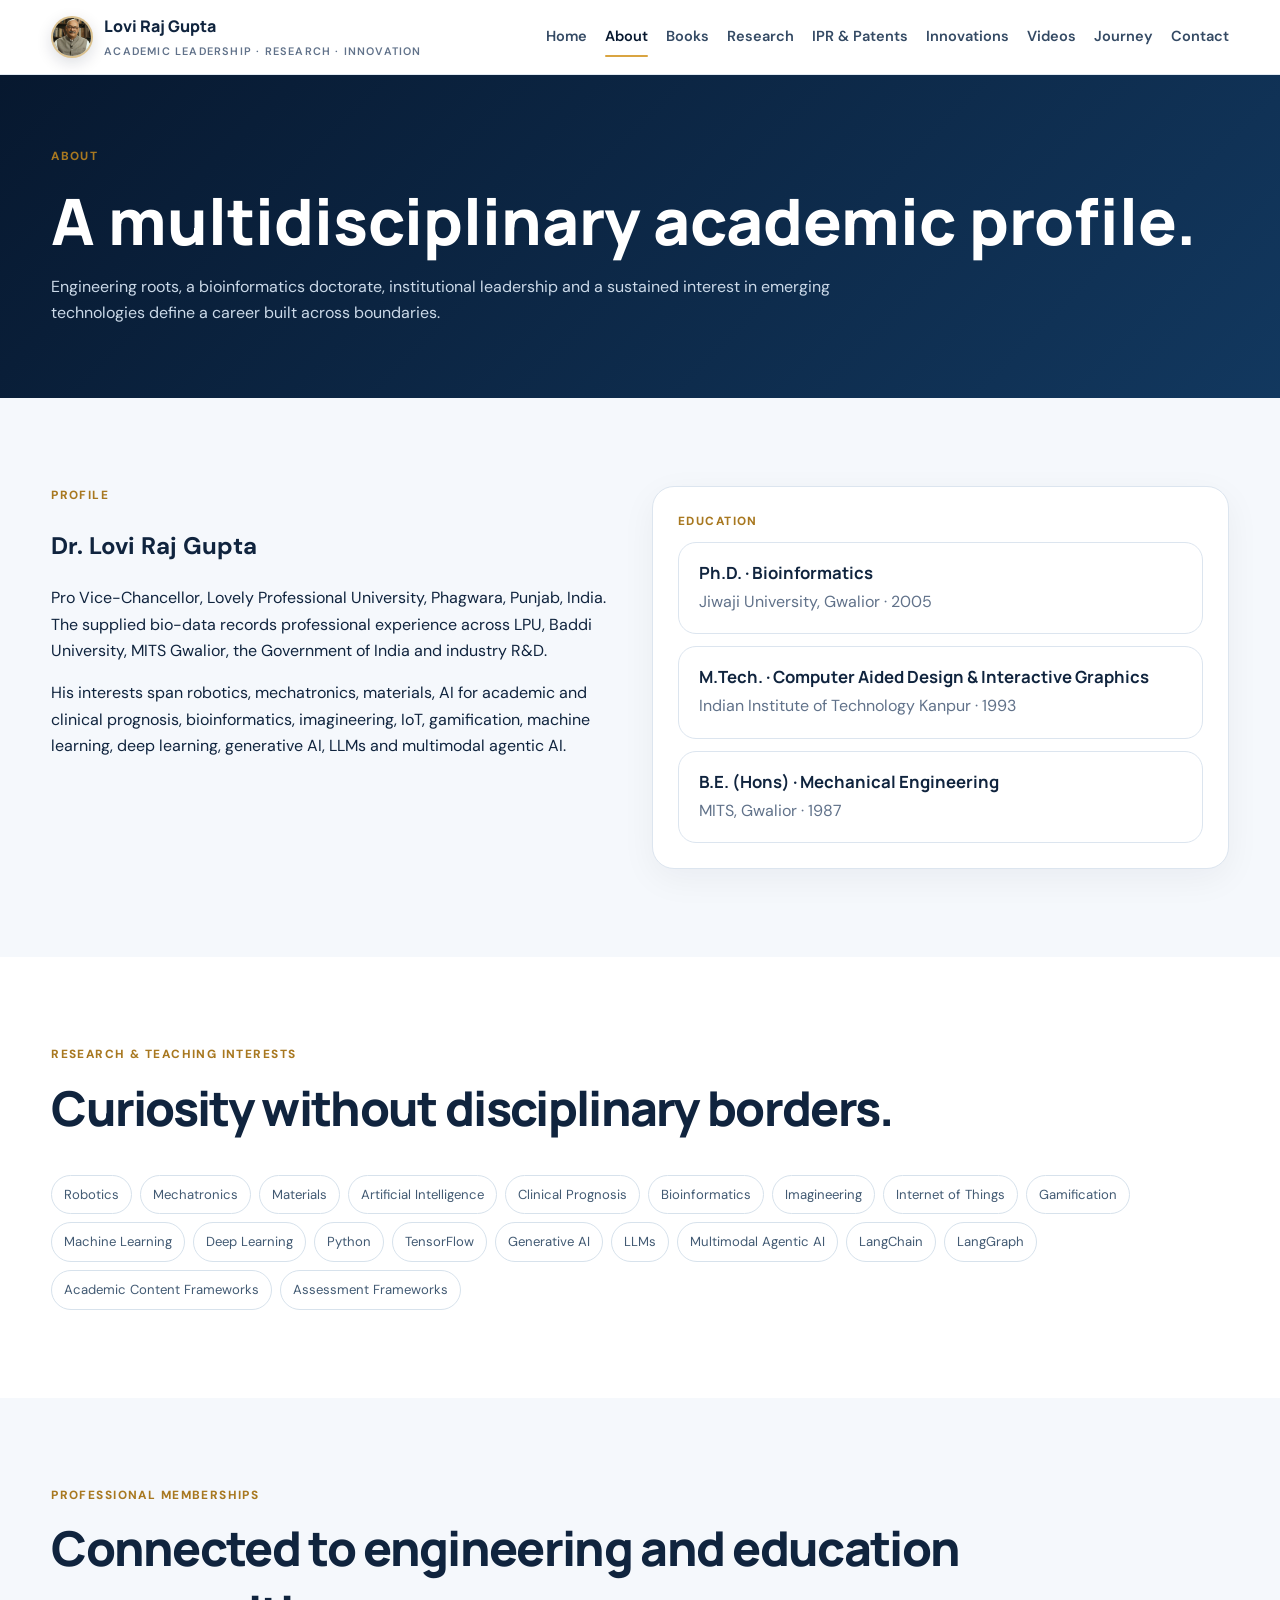
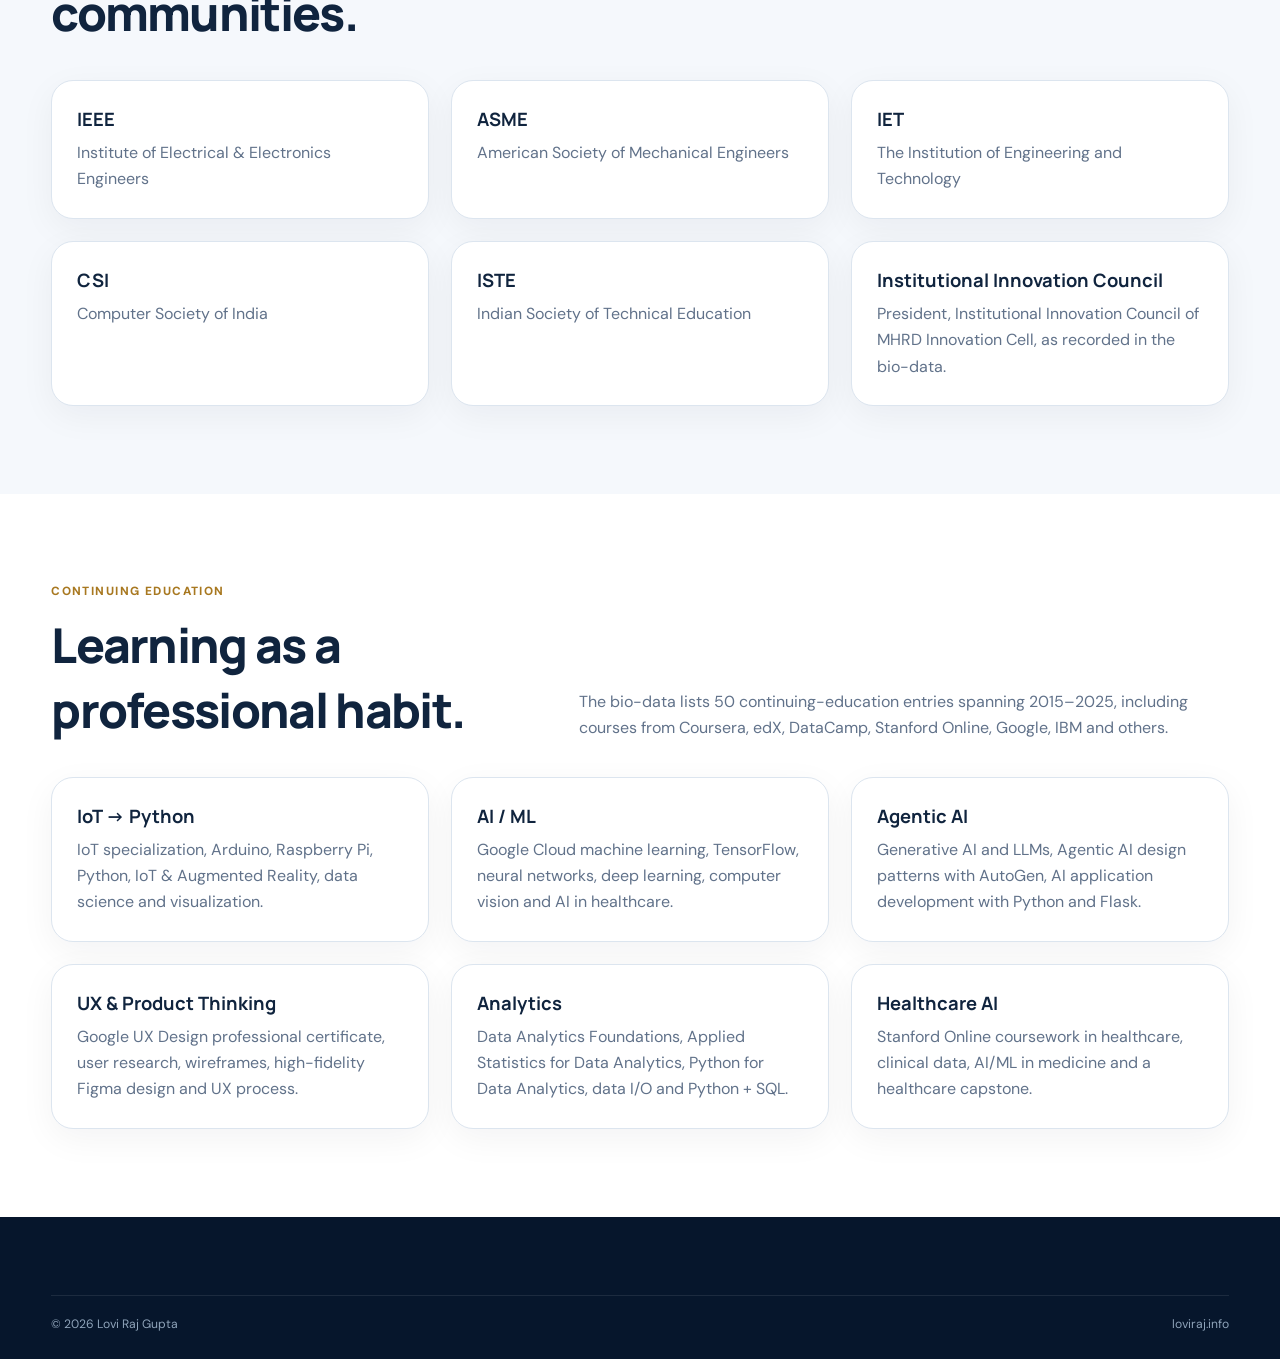
<file: about.html>
<!doctype html><html lang="en"><head><meta charset="utf-8"><meta name="viewport" content="width=device-width,initial-scale=1"><title>About | Dr. Lovi Raj Gupta</title><meta name="description" content="Academic profile, education, research interests, memberships and continuing education of Dr. Lovi Raj Gupta."><link rel="icon" type="image/png" href="assets/TG-CIRC-FAVICON.png">
<link rel="apple-touch-icon" href="assets/TG-CIRC-FAVICON.png">
<link rel="stylesheet" href="styles.css"></head><body>
<header class="nav"><div class="container nav-inner"><a class="brand" href="index.html"><span class="brand-photo"><img src="assets/lovi-raj-gupta.png" alt="Dr. Lovi Raj Gupta" loading="eager"></span><span>Lovi Raj Gupta<small>Academic Leadership · Research · Innovation</small></span></a><button class="menu-toggle" aria-label="Open menu">☰</button><nav class="menu"><a href="index.html">Home</a><a href="about.html">About</a><a href="books.html">Books</a><a href="research.html">Research</a><a href="patents.html">IPR & Patents</a><a href="innovations.html">Innovations</a><a href="videos.html">Videos</a><a href="journey.html">Journey</a><a href="contact.html">Contact</a></nav></div></header>
<section class="page-hero"><div class="container"><div class="kicker">About</div><h1>A multidisciplinary academic profile.</h1><p>Engineering roots, a bioinformatics doctorate, institutional leadership and a sustained interest in emerging technologies define a career built across boundaries.</p></div></section>
<main>
<section class="section"><div class="container split"><div><div class="kicker">Profile</div><h2>Dr. Lovi Raj Gupta</h2><p>Pro Vice-Chancellor, Lovely Professional University, Phagwara, Punjab, India. The supplied bio-data records professional experience across LPU, Baddi University, MITS Gwalior, the Government of India and industry R&D.</p><p>His interests span robotics, mechatronics, materials, AI for academic and clinical prognosis, bioinformatics, imagineering, IoT, gamification, machine learning, deep learning, generative AI, LLMs and multimodal agentic AI.</p></div><div class="card"><div class="kicker">Education</div><div class="timeline-content" style="margin-bottom:12px"><h3>Ph.D. · Bioinformatics</h3><p>Jiwaji University, Gwalior · 2005</p></div><div class="timeline-content" style="margin-bottom:12px"><h3>M.Tech. · Computer Aided Design & Interactive Graphics</h3><p>Indian Institute of Technology Kanpur · 1993</p></div><div class="timeline-content"><h3>B.E. (Hons) · Mechanical Engineering</h3><p>MITS, Gwalior · 1987</p></div></div></div></section>
<section class="section alt"><div class="container"><div class="section-head"><div><div class="kicker">Research & teaching interests</div><h2>Curiosity without disciplinary borders.</h2></div></div><div class="pill-list"><span class="pill">Robotics</span><span class="pill">Mechatronics</span><span class="pill">Materials</span><span class="pill">Artificial Intelligence</span><span class="pill">Clinical Prognosis</span><span class="pill">Bioinformatics</span><span class="pill">Imagineering</span><span class="pill">Internet of Things</span><span class="pill">Gamification</span><span class="pill">Machine Learning</span><span class="pill">Deep Learning</span><span class="pill">Python</span><span class="pill">TensorFlow</span><span class="pill">Generative AI</span><span class="pill">LLMs</span><span class="pill">Multimodal Agentic AI</span><span class="pill">LangChain</span><span class="pill">LangGraph</span><span class="pill">Academic Content Frameworks</span><span class="pill">Assessment Frameworks</span></div></div></section>
<section class="section"><div class="container"><div class="section-head"><div><div class="kicker">Professional memberships</div><h2>Connected to engineering and education communities.</h2></div></div><div class="grid-3"><div class="card"><h3>IEEE</h3><p>Institute of Electrical & Electronics Engineers</p></div><div class="card"><h3>ASME</h3><p>American Society of Mechanical Engineers</p></div><div class="card"><h3>IET</h3><p>The Institution of Engineering and Technology</p></div><div class="card"><h3>CSI</h3><p>Computer Society of India</p></div><div class="card"><h3>ISTE</h3><p>Indian Society of Technical Education</p></div><div class="card"><h3>Institutional Innovation Council</h3><p>President, Institutional Innovation Council of MHRD Innovation Cell, as recorded in the bio-data.</p></div></div></div></section>
<section class="section alt"><div class="container"><div class="section-head"><div><div class="kicker">Continuing education</div><h2>Learning as a professional habit.</h2></div><p>The bio-data lists 50 continuing-education entries spanning 2015–2025, including courses from Coursera, edX, DataCamp, Stanford Online, Google, IBM and others.</p></div><div class="grid-3"><div class="card"><h3>IoT → Python</h3><p>IoT specialization, Arduino, Raspberry Pi, Python, IoT & Augmented Reality, data science and visualization.</p></div><div class="card"><h3>AI / ML</h3><p>Google Cloud machine learning, TensorFlow, neural networks, deep learning, computer vision and AI in healthcare.</p></div><div class="card"><h3>Agentic AI</h3><p>Generative AI and LLMs, Agentic AI design patterns with AutoGen, AI application development with Python and Flask.</p></div><div class="card"><h3>UX & Product Thinking</h3><p>Google UX Design professional certificate, user research, wireframes, high-fidelity Figma design and UX process.</p></div><div class="card"><h3>Analytics</h3><p>Data Analytics Foundations, Applied Statistics for Data Analytics, Python for Data Analytics, data I/O and Python + SQL.</p></div><div class="card"><h3>Healthcare AI</h3><p>Stanford Online coursework in healthcare, clinical data, AI/ML in medicine and a healthcare capstone.</p></div></div></div></section>
</main>
<footer class="footer"><div class="container"><div class="footer-bottom"><span>© <span data-year></span> Lovi Raj Gupta</span><span>loviraj.info</span></div></div></footer><script src="script.js"></script></body></html>
</file>
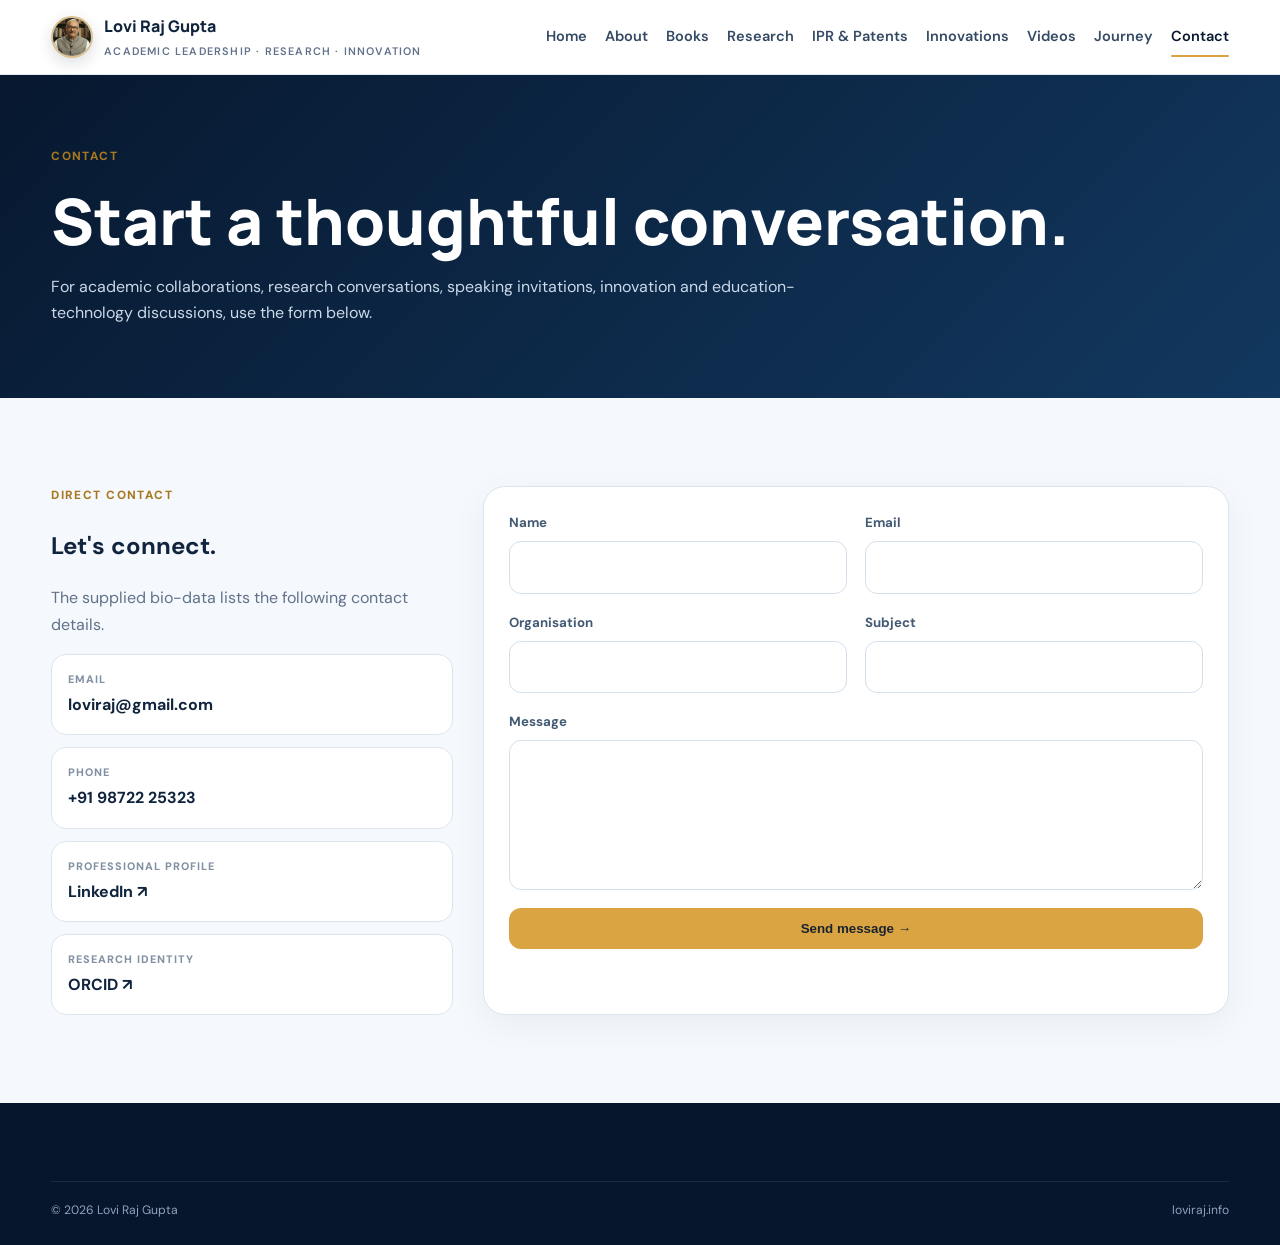
<file: contact.html>
<!doctype html><html lang="en"><head><meta charset="utf-8"><meta name="viewport" content="width=device-width,initial-scale=1"><title>Contact | Dr. Lovi Raj Gupta</title><meta name="description" content="Contact Dr. Lovi Raj Gupta for academic, research and innovation conversations."><link rel="icon" type="image/png" href="assets/TG-CIRC-FAVICON.png">
<link rel="apple-touch-icon" href="assets/TG-CIRC-FAVICON.png">
<link rel="stylesheet" href="styles.css"></head><body>
<header class="nav"><div class="container nav-inner"><a class="brand" href="index.html"><span class="brand-photo"><img src="assets/lovi-raj-gupta.png" alt="Dr. Lovi Raj Gupta" loading="eager"></span><span>Lovi Raj Gupta<small>Academic Leadership · Research · Innovation</small></span></a><button class="menu-toggle" aria-label="Open menu">☰</button><nav class="menu"><a href="index.html">Home</a><a href="about.html">About</a><a href="books.html">Books</a><a href="research.html">Research</a><a href="patents.html">IPR & Patents</a><a href="innovations.html">Innovations</a><a href="videos.html">Videos</a><a href="journey.html">Journey</a><a href="contact.html">Contact</a></nav></div></header>
<section class="page-hero"><div class="container"><div class="kicker">Contact</div><h1>Start a thoughtful conversation.</h1><p>For academic collaborations, research conversations, speaking invitations, innovation and education-technology discussions, use the form below.</p></div></section>
<main><section class="section"><div class="container contact-grid"><div><div class="kicker">Direct contact</div><h2>Let's connect.</h2><p style="color:var(--muted)">The supplied bio-data lists the following contact details.</p><div class="contact-list"><div class="contact-item"><small>Email</small><strong><a href="mailto:loviraj@gmail.com">loviraj@gmail.com</a></strong></div><div class="contact-item"><small>Phone</small><strong><a href="tel:+919872225323">+91 98722 25323</a></strong></div><div class="contact-item"><small>Professional profile</small><strong><a href="https://in.linkedin.com/in/loviraj" target="_blank" rel="noopener">LinkedIn ↗</a></strong></div><div class="contact-item"><small>Research identity</small><strong><a href="https://orcid.org/0000-0003-3474-0667" target="_blank" rel="noopener">ORCID ↗</a></strong></div></div></div><div class="card"><form data-contact-form action="https://formspree.io/f/YOUR_FORM_ID" method="POST"><div class="form-grid"><div class="field"><label for="name">Name</label><input id="name" name="name" required autocomplete="name"></div><div class="field"><label for="email">Email</label><input id="email" type="email" name="email" required autocomplete="email"></div><div class="field"><label for="organization">Organisation</label><input id="organization" name="organization" autocomplete="organization"></div><div class="field"><label for="subject">Subject</label><input id="subject" name="subject" required></div><div class="field full"><label for="message">Message</label><textarea id="message" name="message" required></textarea></div><div class="field full" style="position:absolute;left:-9999px"><label for="website">Website</label><input id="website" name="website" tabindex="-1" autocomplete="off"></div><div class="field full"><button class="btn btn-primary" type="submit">Send message →</button></div></div></form></div></div></section>
</main>
<footer class="footer"><div class="container"><div class="footer-bottom"><span>© <span data-year></span> Lovi Raj Gupta</span><span>loviraj.info</span></div></div></footer><script src="script.js"></script></body></html>
</file>
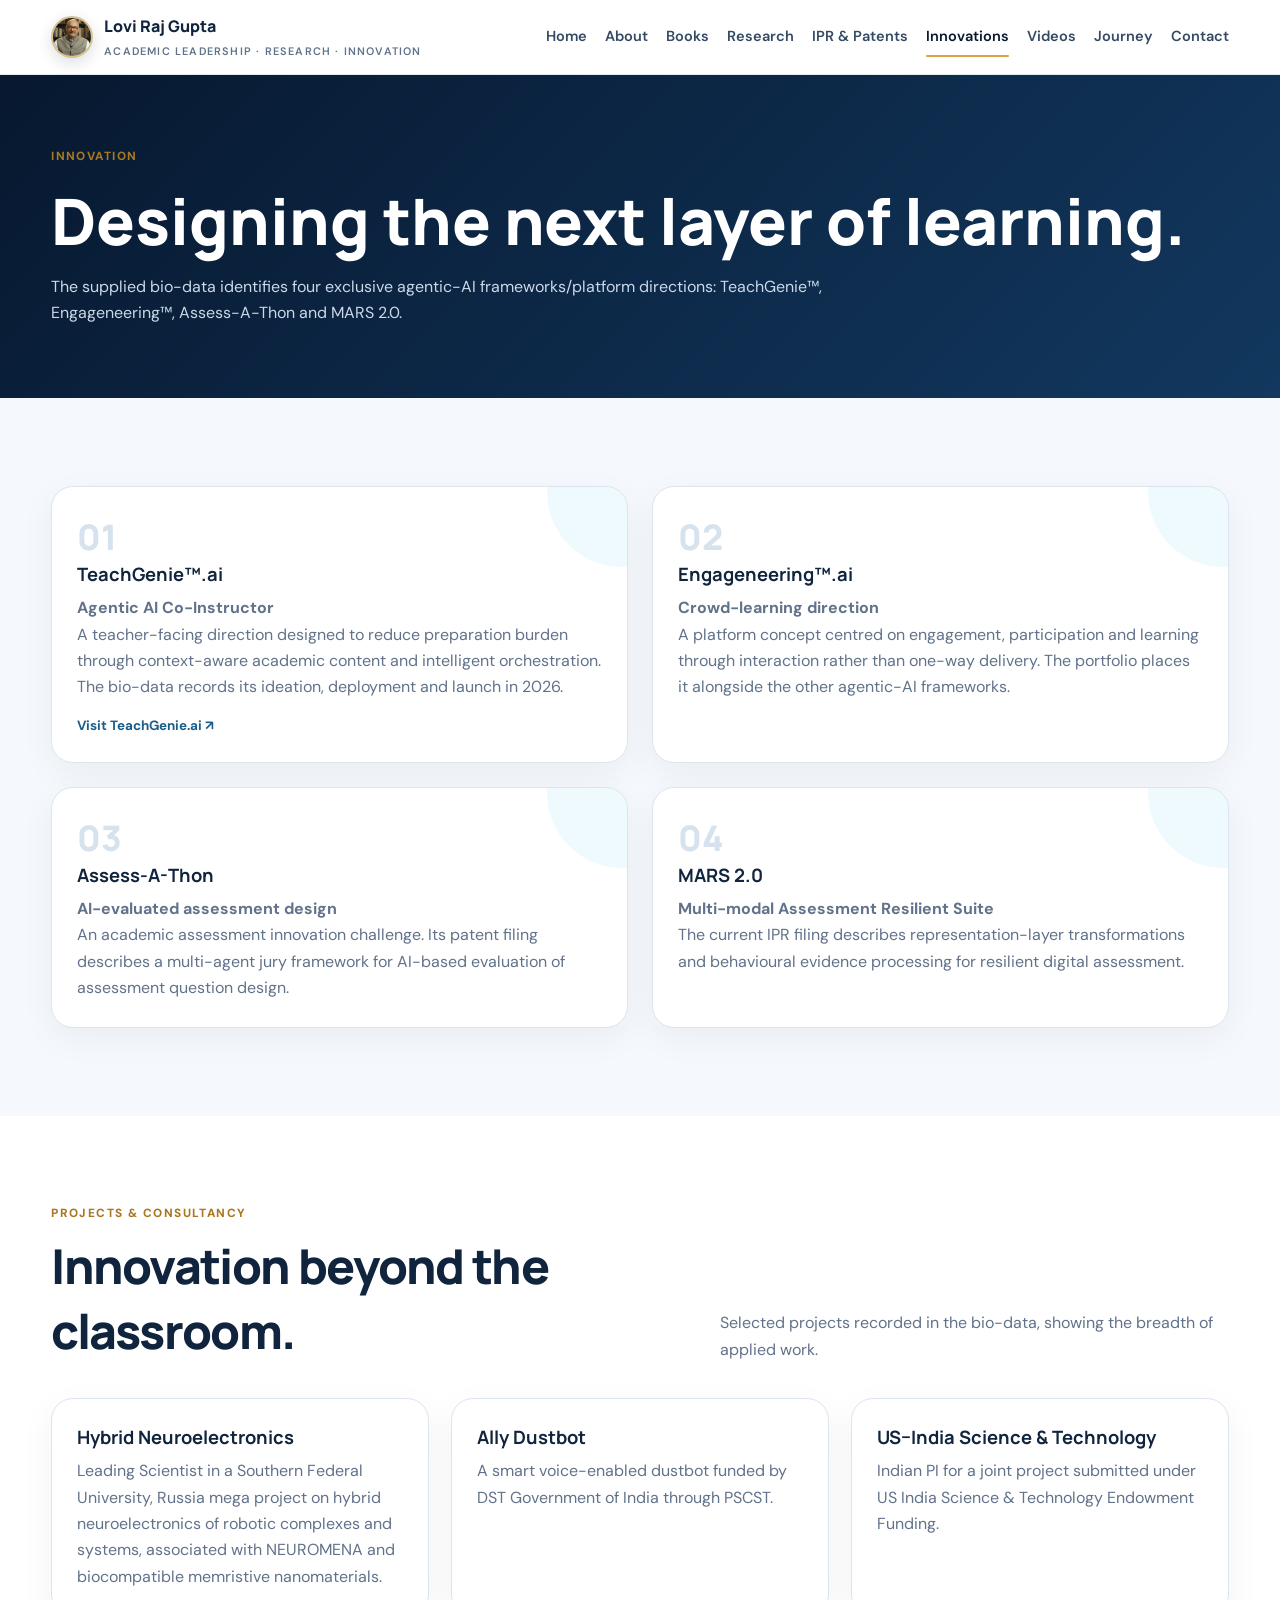
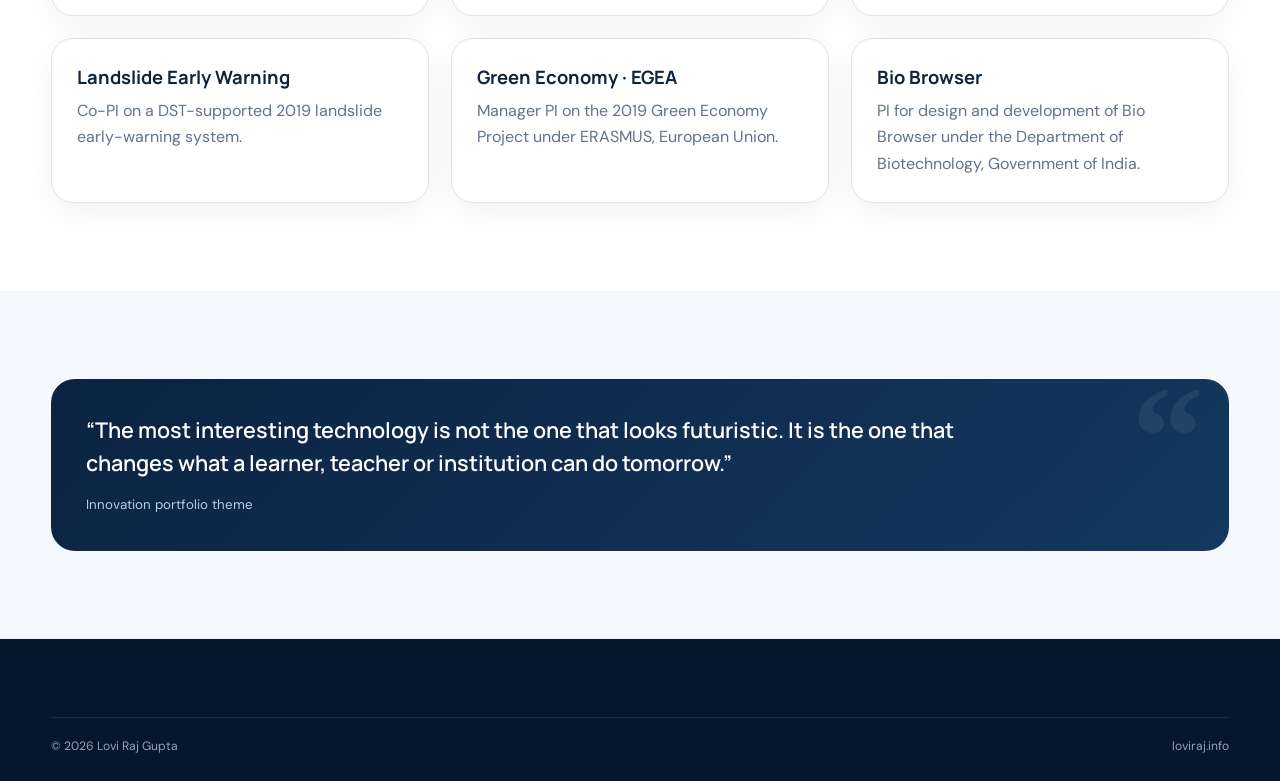
<file: innovations.html>
<!doctype html><html lang="en"><head><meta charset="utf-8"><meta name="viewport" content="width=device-width,initial-scale=1"><title>Innovations | Dr. Lovi Raj Gupta</title><meta name="description" content="Innovation portfolio of Dr. Lovi Raj Gupta including TeachGenie, Engageneering, Assess-A-Thon and MARS."><link rel="icon" type="image/png" href="assets/TG-CIRC-FAVICON.png">
<link rel="apple-touch-icon" href="assets/TG-CIRC-FAVICON.png">
<link rel="stylesheet" href="styles.css"></head><body>
<header class="nav"><div class="container nav-inner"><a class="brand" href="index.html"><span class="brand-photo"><img src="assets/lovi-raj-gupta.png" alt="Dr. Lovi Raj Gupta" loading="eager"></span><span>Lovi Raj Gupta<small>Academic Leadership · Research · Innovation</small></span></a><button class="menu-toggle" aria-label="Open menu">☰</button><nav class="menu"><a href="index.html">Home</a><a href="about.html">About</a><a href="books.html">Books</a><a href="research.html">Research</a><a href="patents.html">IPR & Patents</a><a href="innovations.html">Innovations</a><a href="videos.html">Videos</a><a href="journey.html">Journey</a><a href="contact.html">Contact</a></nav></div></header>
<section class="page-hero"><div class="container"><div class="kicker">Innovation</div><h1>Designing the next layer of learning.</h1><p>The supplied bio-data identifies four exclusive agentic-AI frameworks/platform directions: TeachGenie™, Engageneering™, Assess-A-Thon and MARS 2.0.</p></div></section>
<main><section class="section"><div class="container"><div class="innovation"><article class="card"><div class="number">01</div><h3>TeachGenie™.ai</h3><p><strong>Agentic AI Co-Instructor</strong></p><p>A teacher-facing direction designed to reduce preparation burden through context-aware academic content and intelligent orchestration. The bio-data records its ideation, deployment and launch in 2026.</p><div class="link-row"><a class="text-link" href="https://www.teachgenie.ai/" target="_blank" rel="noopener">Visit TeachGenie.ai ↗</a></div></article><article class="card"><div class="number">02</div><h3>Engageneering™.ai</h3><p><strong>Crowd-learning direction</strong></p><p>A platform concept centred on engagement, participation and learning through interaction rather than one-way delivery. The portfolio places it alongside the other agentic-AI frameworks.</p></article><article class="card"><div class="number">03</div><h3>Assess-A-Thon</h3><p><strong>AI-evaluated assessment design</strong></p><p>An academic assessment innovation challenge. Its patent filing describes a multi-agent jury framework for AI-based evaluation of assessment question design.</p></article><article class="card"><div class="number">04</div><h3>MARS 2.0</h3><p><strong>Multi-modal Assessment Resilient Suite</strong></p><p>The current IPR filing describes representation-layer transformations and behavioural evidence processing for resilient digital assessment.</p></article></div></div></section>
<section class="section alt"><div class="container"><div class="section-head"><div><div class="kicker">Projects & consultancy</div><h2>Innovation beyond the classroom.</h2></div><p>Selected projects recorded in the bio-data, showing the breadth of applied work.</p></div><div class="grid-3"><div class="card"><h3>Hybrid Neuroelectronics</h3><p>Leading Scientist in a Southern Federal University, Russia mega project on hybrid neuroelectronics of robotic complexes and systems, associated with NEUROMENA and biocompatible memristive nanomaterials.</p></div><div class="card"><h3>Ally Dustbot</h3><p>A smart voice-enabled dustbot funded by DST Government of India through PSCST.</p></div><div class="card"><h3>US–India Science & Technology</h3><p>Indian PI for a joint project submitted under US India Science & Technology Endowment Funding.</p></div><div class="card"><h3>Landslide Early Warning</h3><p>Co-PI on a DST-supported 2019 landslide early-warning system.</p></div><div class="card"><h3>Green Economy · EGEA</h3><p>Manager PI on the 2019 Green Economy Project under ERASMUS, European Union.</p></div><div class="card"><h3>Bio Browser</h3><p>PI for design and development of Bio Browser under the Department of Biotechnology, Government of India.</p></div></div></div></section>
<section class="section"><div class="container"><div class="quote"><p>“The most interesting technology is not the one that looks futuristic. It is the one that changes what a learner, teacher or institution can do tomorrow.”</p><small>Innovation portfolio theme</small></div></div></section></main>
<footer class="footer"><div class="container"><div class="footer-bottom"><span>© <span data-year></span> Lovi Raj Gupta</span><span>loviraj.info</span></div></div></footer><script src="script.js"></script></body></html>
</file>
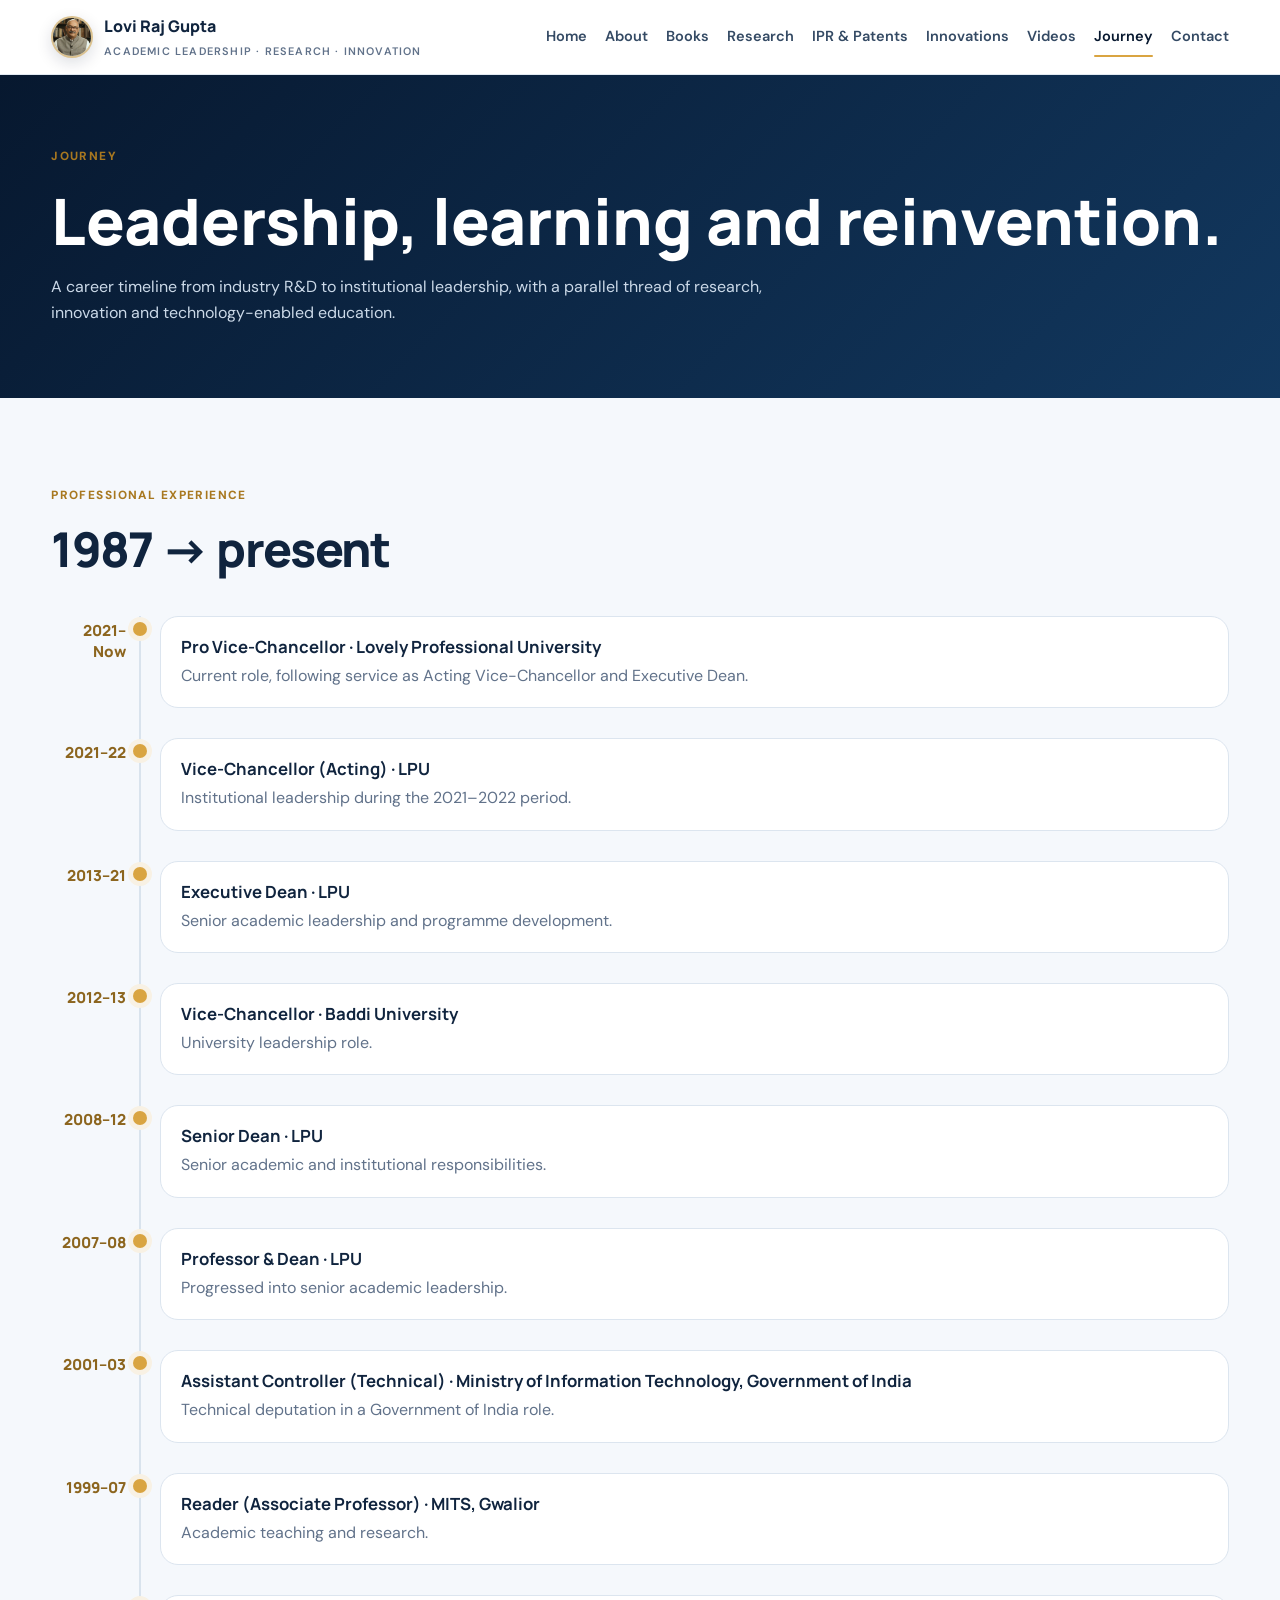
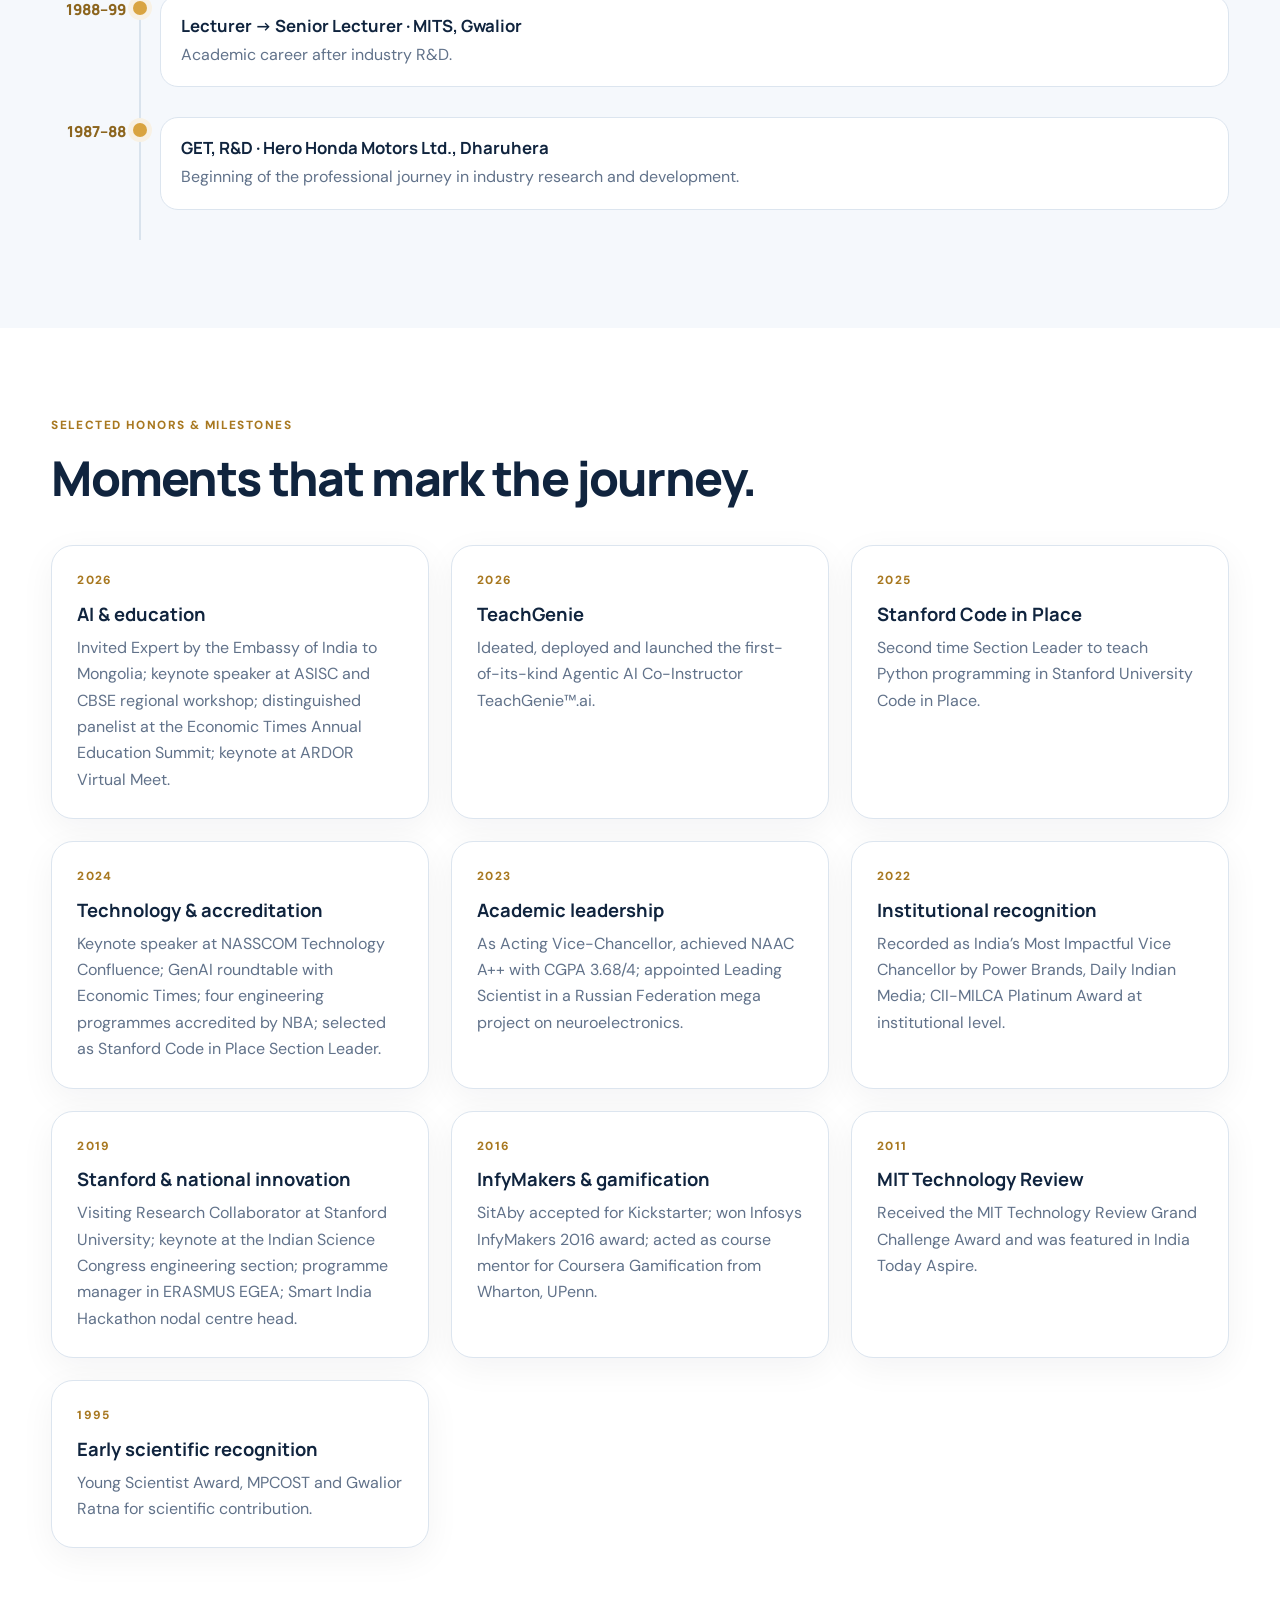
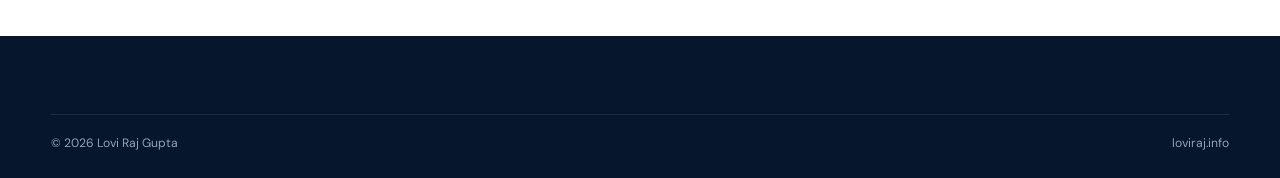
<file: journey.html>
<!doctype html><html lang="en"><head><meta charset="utf-8"><meta name="viewport" content="width=device-width,initial-scale=1"><title>Journey & Honors | Dr. Lovi Raj Gupta</title><meta name="description" content="Professional journey, leadership milestones and honors of Dr. Lovi Raj Gupta."><link rel="icon" type="image/png" href="assets/TG-CIRC-FAVICON.png">
<link rel="apple-touch-icon" href="assets/TG-CIRC-FAVICON.png">
<link rel="stylesheet" href="styles.css"></head><body>
<header class="nav"><div class="container nav-inner"><a class="brand" href="index.html"><span class="brand-photo"><img src="assets/lovi-raj-gupta.png" alt="Dr. Lovi Raj Gupta" loading="eager"></span><span>Lovi Raj Gupta<small>Academic Leadership · Research · Innovation</small></span></a><button class="menu-toggle" aria-label="Open menu">☰</button><nav class="menu"><a href="index.html">Home</a><a href="about.html">About</a><a href="books.html">Books</a><a href="research.html">Research</a><a href="patents.html">IPR & Patents</a><a href="innovations.html">Innovations</a><a href="videos.html">Videos</a><a href="journey.html">Journey</a><a href="contact.html">Contact</a></nav></div></header>
<section class="page-hero"><div class="container"><div class="kicker">Journey</div><h1>Leadership, learning and reinvention.</h1><p>A career timeline from industry R&D to institutional leadership, with a parallel thread of research, innovation and technology-enabled education.</p></div></section>
<main><section class="section"><div class="container"><div class="section-head"><div><div class="kicker">Professional experience</div><h2>1987 → present</h2></div></div><div class="timeline"><div class="timeline-item"><div class="timeline-year">2021–Now</div><div class="timeline-content"><h3>Pro Vice-Chancellor · Lovely Professional University</h3><p>Current role, following service as Acting Vice-Chancellor and Executive Dean.</p></div></div><div class="timeline-item"><div class="timeline-year">2021–22</div><div class="timeline-content"><h3>Vice-Chancellor (Acting) · LPU</h3><p>Institutional leadership during the 2021–2022 period.</p></div></div><div class="timeline-item"><div class="timeline-year">2013–21</div><div class="timeline-content"><h3>Executive Dean · LPU</h3><p>Senior academic leadership and programme development.</p></div></div><div class="timeline-item"><div class="timeline-year">2012–13</div><div class="timeline-content"><h3>Vice-Chancellor · Baddi University</h3><p>University leadership role.</p></div></div><div class="timeline-item"><div class="timeline-year">2008–12</div><div class="timeline-content"><h3>Senior Dean · LPU</h3><p>Senior academic and institutional responsibilities.</p></div></div><div class="timeline-item"><div class="timeline-year">2007–08</div><div class="timeline-content"><h3>Professor & Dean · LPU</h3><p>Progressed into senior academic leadership.</p></div></div><div class="timeline-item"><div class="timeline-year">2001–03</div><div class="timeline-content"><h3>Assistant Controller (Technical) · Ministry of Information Technology, Government of India</h3><p>Technical deputation in a Government of India role.</p></div></div><div class="timeline-item"><div class="timeline-year">1999–07</div><div class="timeline-content"><h3>Reader (Associate Professor) · MITS, Gwalior</h3><p>Academic teaching and research.</p></div></div><div class="timeline-item"><div class="timeline-year">1988–99</div><div class="timeline-content"><h3>Lecturer → Senior Lecturer · MITS, Gwalior</h3><p>Academic career after industry R&D.</p></div></div><div class="timeline-item"><div class="timeline-year">1987–88</div><div class="timeline-content"><h3>GET, R&D · Hero Honda Motors Ltd., Dharuhera</h3><p>Beginning of the professional journey in industry research and development.</p></div></div></div></div></section>
<section class="section alt"><div class="container"><div class="section-head"><div><div class="kicker">Selected honors & milestones</div><h2>Moments that mark the journey.</h2></div></div><div class="grid-3"><div class="card"><div class="kicker">2026</div><h3>AI & education</h3><p>Invited Expert by the Embassy of India to Mongolia; keynote speaker at ASISC and CBSE regional workshop; distinguished panelist at the Economic Times Annual Education Summit; keynote at ARDOR Virtual Meet.</p></div><div class="card"><div class="kicker">2026</div><h3>TeachGenie</h3><p>Ideated, deployed and launched the first-of-its-kind Agentic AI Co-Instructor TeachGenie™.ai.</p></div><div class="card"><div class="kicker">2025</div><h3>Stanford Code in Place</h3><p>Second time Section Leader to teach Python programming in Stanford University Code in Place.</p></div><div class="card"><div class="kicker">2024</div><h3>Technology & accreditation</h3><p>Keynote speaker at NASSCOM Technology Confluence; GenAI roundtable with Economic Times; four engineering programmes accredited by NBA; selected as Stanford Code in Place Section Leader.</p></div><div class="card"><div class="kicker">2023</div><h3>Academic leadership</h3><p>As Acting Vice-Chancellor, achieved NAAC A++ with CGPA 3.68/4; appointed Leading Scientist in a Russian Federation mega project on neuroelectronics.</p></div><div class="card"><div class="kicker">2022</div><h3>Institutional recognition</h3><p>Recorded as India’s Most Impactful Vice Chancellor by Power Brands, Daily Indian Media; CII-MILCA Platinum Award at institutional level.</p></div><div class="card"><div class="kicker">2019</div><h3>Stanford & national innovation</h3><p>Visiting Research Collaborator at Stanford University; keynote at the Indian Science Congress engineering section; programme manager in ERASMUS EGEA; Smart India Hackathon nodal centre head.</p></div><div class="card"><div class="kicker">2016</div><h3>InfyMakers & gamification</h3><p>SitAby accepted for Kickstarter; won Infosys InfyMakers 2016 award; acted as course mentor for Coursera Gamification from Wharton, UPenn.</p></div><div class="card"><div class="kicker">2011</div><h3>MIT Technology Review</h3><p>Received the MIT Technology Review Grand Challenge Award and was featured in India Today Aspire.</p></div><div class="card"><div class="kicker">1995</div><h3>Early scientific recognition</h3><p>Young Scientist Award, MPCOST and Gwalior Ratna for scientific contribution.</p></div></div></div></section></main>
<footer class="footer"><div class="container"><div class="footer-bottom"><span>© <span data-year></span> Lovi Raj Gupta</span><span>loviraj.info</span></div></div></footer><script src="script.js"></script></body></html>
</file>
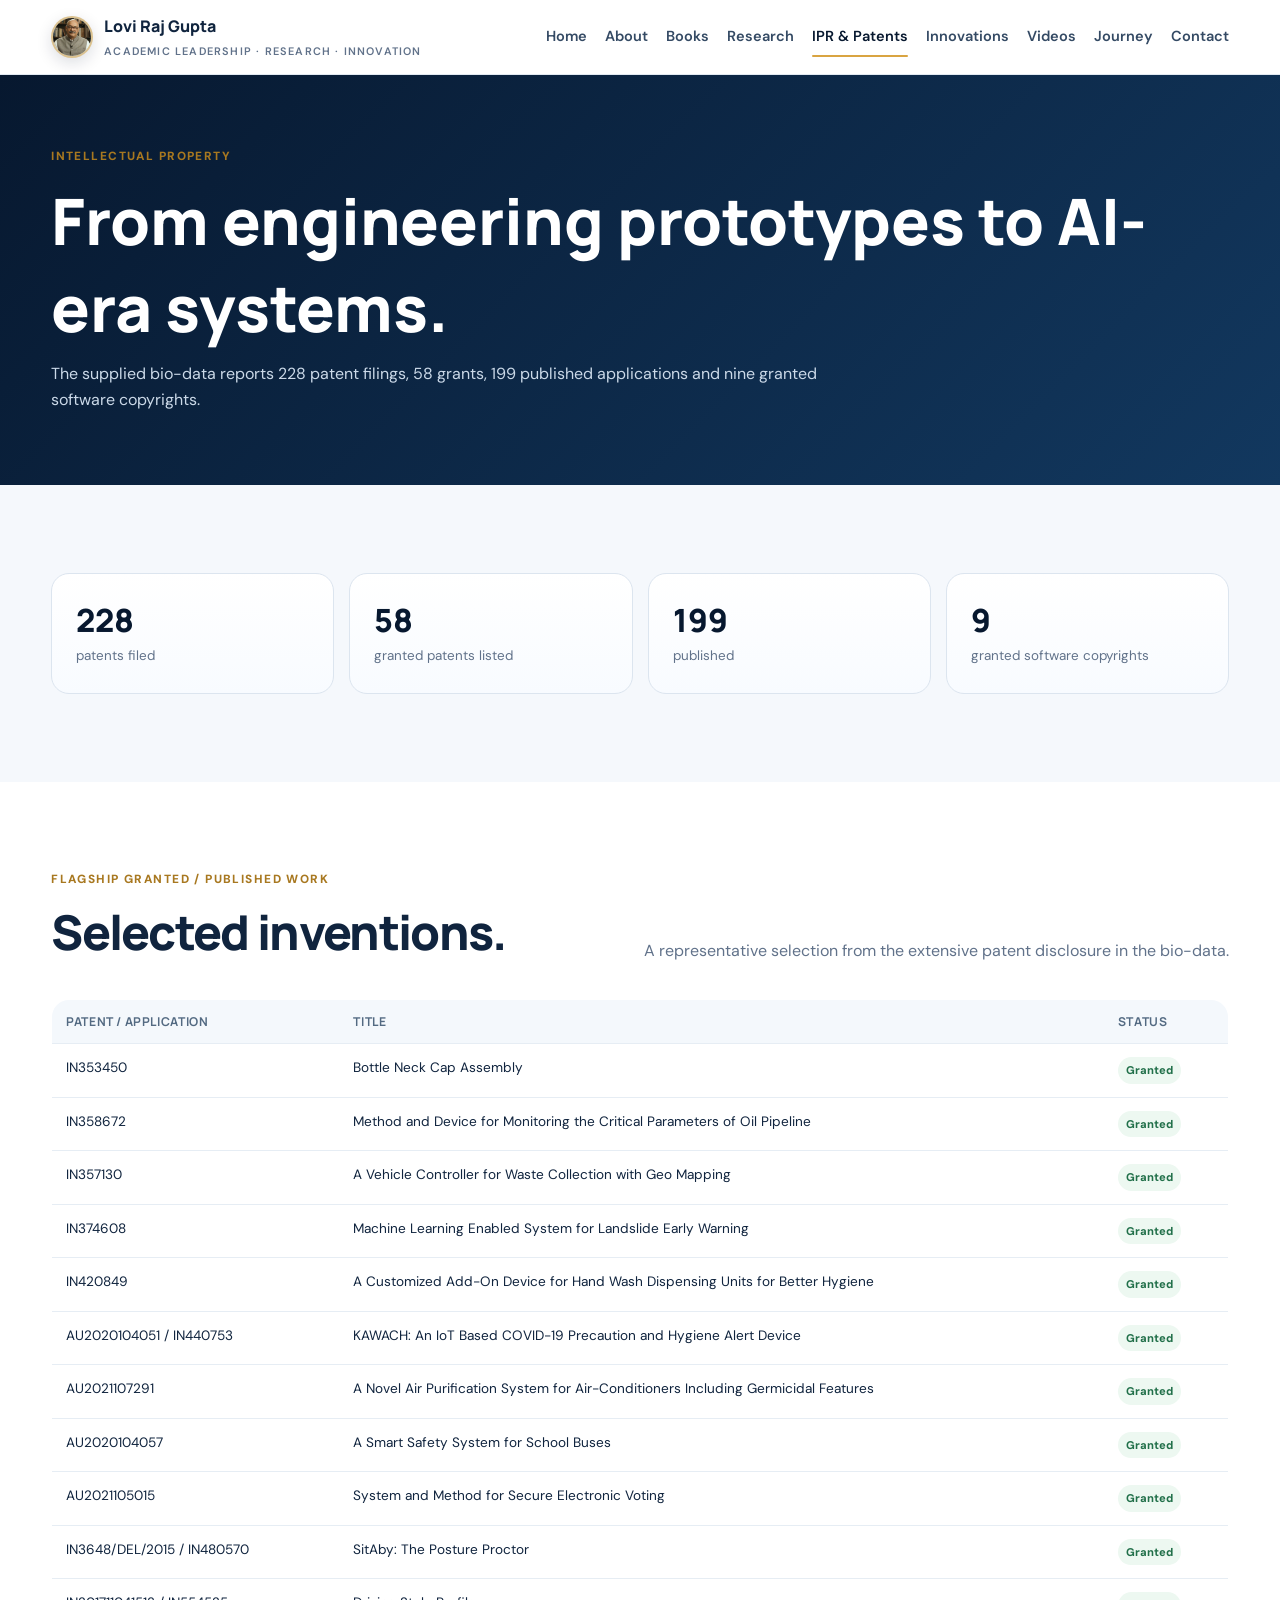
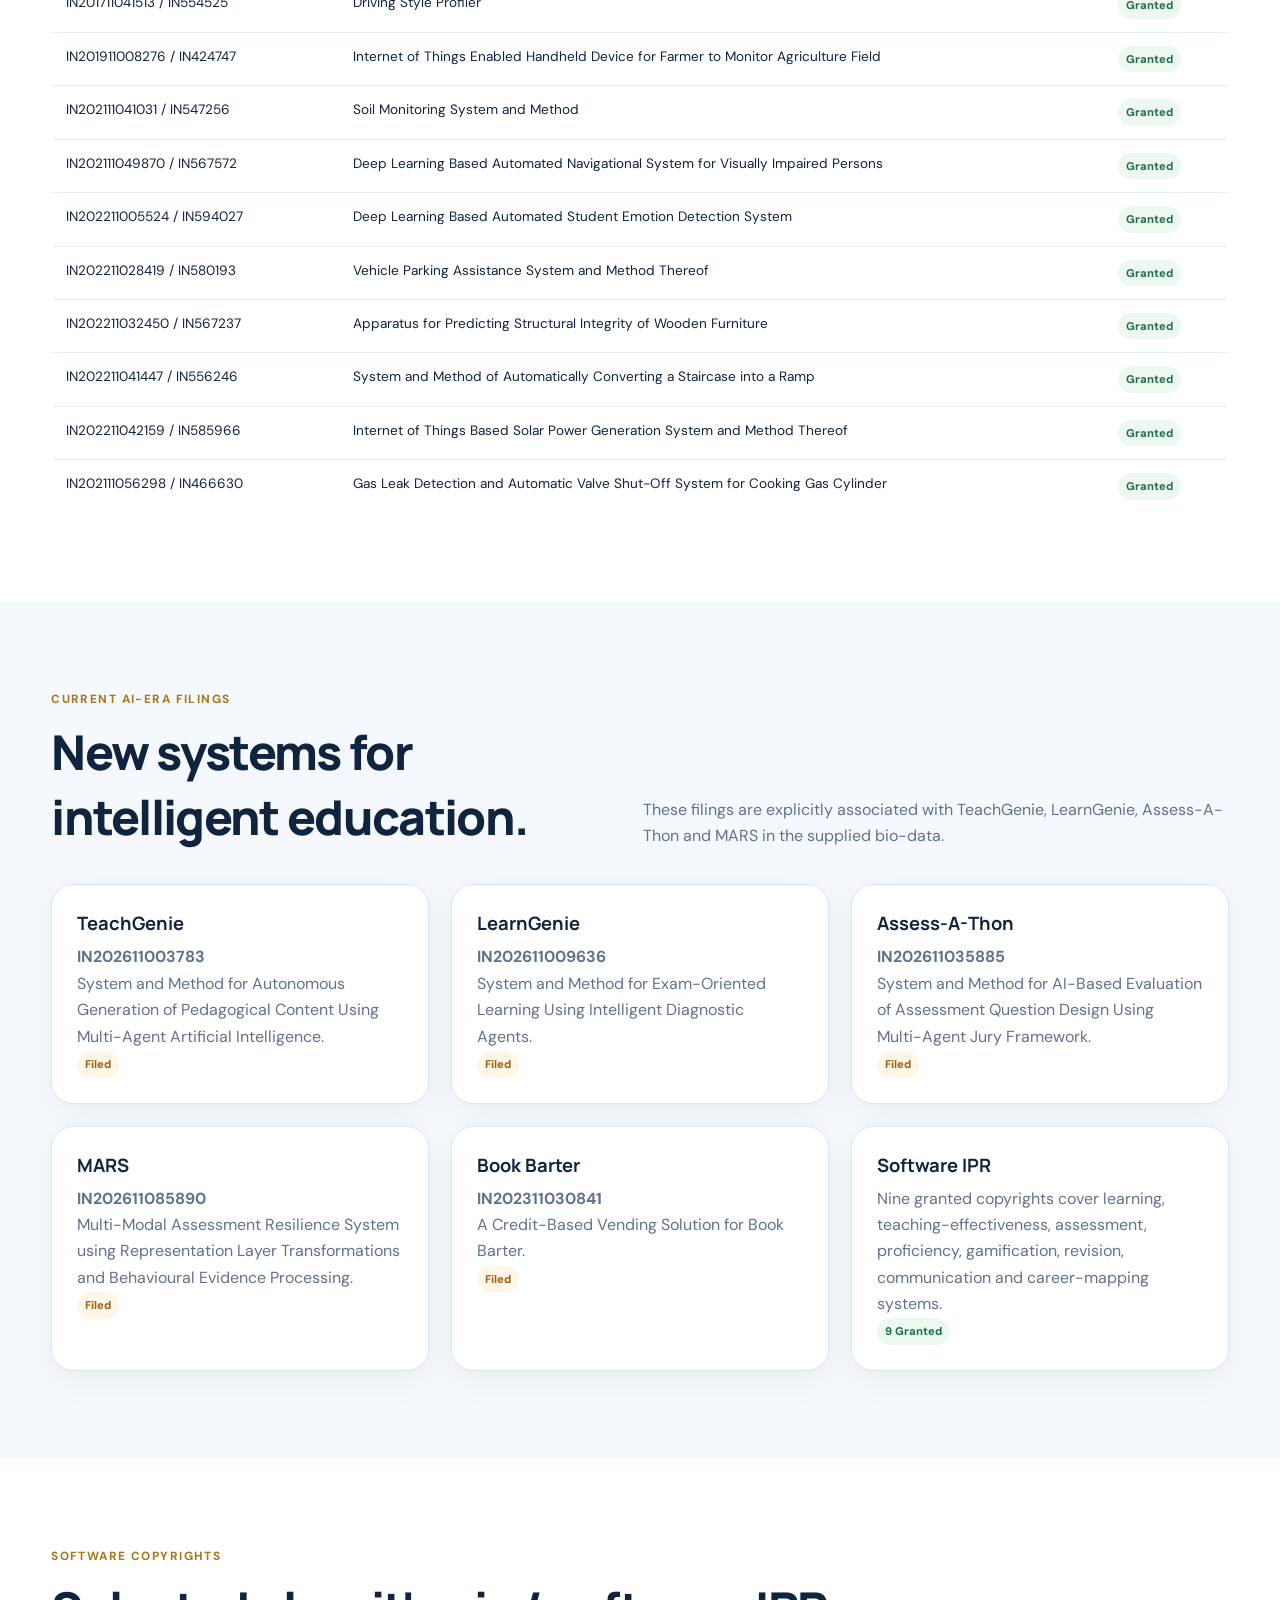
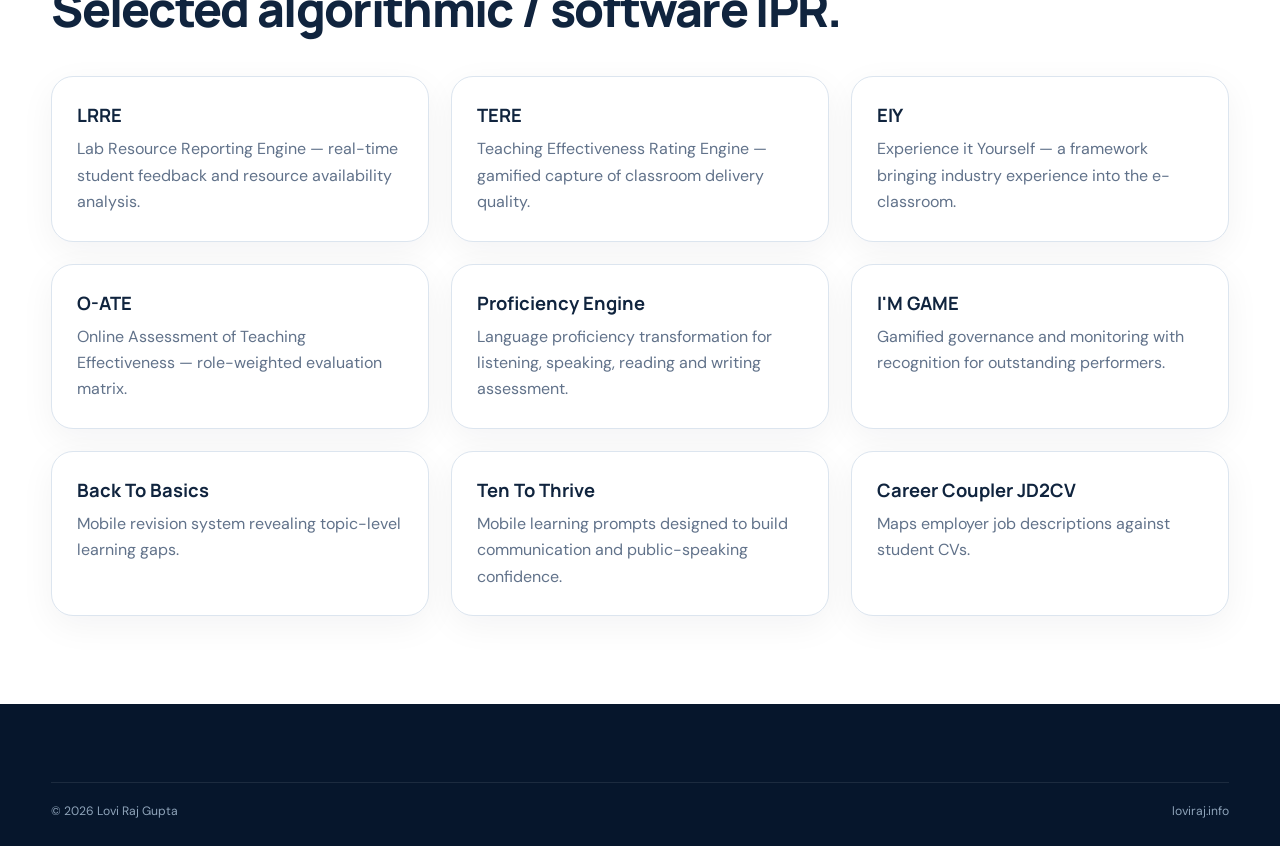
<file: patents.html>
<!doctype html><html lang="en"><head><meta charset="utf-8"><meta name="viewport" content="width=device-width,initial-scale=1"><title>IPR & Patents | Dr. Lovi Raj Gupta</title><meta name="description" content="Patent, software copyright and intellectual property portfolio of Dr. Lovi Raj Gupta."><link rel="icon" type="image/png" href="assets/TG-CIRC-FAVICON.png">
<link rel="apple-touch-icon" href="assets/TG-CIRC-FAVICON.png">
<link rel="stylesheet" href="styles.css"></head><body>
<header class="nav"><div class="container nav-inner"><a class="brand" href="index.html"><span class="brand-photo"><img src="assets/lovi-raj-gupta.png" alt="Dr. Lovi Raj Gupta" loading="eager"></span><span>Lovi Raj Gupta<small>Academic Leadership · Research · Innovation</small></span></a><button class="menu-toggle" aria-label="Open menu">☰</button><nav class="menu"><a href="index.html">Home</a><a href="about.html">About</a><a href="books.html">Books</a><a href="research.html">Research</a><a href="patents.html">IPR & Patents</a><a href="innovations.html">Innovations</a><a href="videos.html">Videos</a><a href="journey.html">Journey</a><a href="contact.html">Contact</a></nav></div></header>
<section class="page-hero"><div class="container"><div class="kicker">Intellectual Property</div><h1>From engineering prototypes to AI-era systems.</h1><p>The supplied bio-data reports 228 patent filings, 58 grants, 199 published applications and nine granted software copyrights.</p></div></section>
<main><section class="section"><div class="container"><div class="metrics"><div class="metric"><strong>228</strong><span>patents filed</span></div><div class="metric"><strong>58</strong><span>granted patents listed</span></div><div class="metric"><strong>199</strong><span>published</span></div><div class="metric"><strong>9</strong><span>granted software copyrights</span></div></div></div></section>
<section class="section alt"><div class="container"><div class="section-head"><div><div class="kicker">Flagship granted / published work</div><h2>Selected inventions.</h2></div><p>A representative selection from the extensive patent disclosure in the bio-data.</p></div><table class="patent-table"><thead><tr><th>Patent / Application</th><th>Title</th><th>Status</th></tr></thead><tbody>
<tr><td>IN353450</td><td>Bottle Neck Cap Assembly</td><td><span class="status">Granted</span></td></tr>
<tr><td>IN358672</td><td>Method and Device for Monitoring the Critical Parameters of Oil Pipeline</td><td><span class="status">Granted</span></td></tr>
<tr><td>IN357130</td><td>A Vehicle Controller for Waste Collection with Geo Mapping</td><td><span class="status">Granted</span></td></tr>
<tr><td>IN374608</td><td>Machine Learning Enabled System for Landslide Early Warning</td><td><span class="status">Granted</span></td></tr>
<tr><td>IN420849</td><td>A Customized Add-On Device for Hand Wash Dispensing Units for Better Hygiene</td><td><span class="status">Granted</span></td></tr>
<tr><td>AU2020104051 / IN440753</td><td>KAWACH: An IoT Based COVID-19 Precaution and Hygiene Alert Device</td><td><span class="status">Granted</span></td></tr>
<tr><td>AU2021107291</td><td>A Novel Air Purification System for Air-Conditioners Including Germicidal Features</td><td><span class="status">Granted</span></td></tr>
<tr><td>AU2020104057</td><td>A Smart Safety System for School Buses</td><td><span class="status">Granted</span></td></tr>
<tr><td>AU2021105015</td><td>System and Method for Secure Electronic Voting</td><td><span class="status">Granted</span></td></tr>
<tr><td>IN3648/DEL/2015 / IN480570</td><td>SitAby: The Posture Proctor</td><td><span class="status">Granted</span></td></tr>
<tr><td>IN201711041513 / IN554525</td><td>Driving Style Profiler</td><td><span class="status">Granted</span></td></tr>
<tr><td>IN201911008276 / IN424747</td><td>Internet of Things Enabled Handheld Device for Farmer to Monitor Agriculture Field</td><td><span class="status">Granted</span></td></tr>
<tr><td>IN202111041031 / IN547256</td><td>Soil Monitoring System and Method</td><td><span class="status">Granted</span></td></tr>
<tr><td>IN202111049870 / IN567572</td><td>Deep Learning Based Automated Navigational System for Visually Impaired Persons</td><td><span class="status">Granted</span></td></tr>
<tr><td>IN202211005524 / IN594027</td><td>Deep Learning Based Automated Student Emotion Detection System</td><td><span class="status">Granted</span></td></tr>
<tr><td>IN202211028419 / IN580193</td><td>Vehicle Parking Assistance System and Method Thereof</td><td><span class="status">Granted</span></td></tr>
<tr><td>IN202211032450 / IN567237</td><td>Apparatus for Predicting Structural Integrity of Wooden Furniture</td><td><span class="status">Granted</span></td></tr>
<tr><td>IN202211041447 / IN556246</td><td>System and Method of Automatically Converting a Staircase into a Ramp</td><td><span class="status">Granted</span></td></tr>
<tr><td>IN202211042159 / IN585966</td><td>Internet of Things Based Solar Power Generation System and Method Thereof</td><td><span class="status">Granted</span></td></tr>
<tr><td>IN202111056298 / IN466630</td><td>Gas Leak Detection and Automatic Valve Shut-Off System for Cooking Gas Cylinder</td><td><span class="status">Granted</span></td></tr>
</tbody></table></div></section>
<section class="section"><div class="container"><div class="section-head"><div><div class="kicker">Current AI-era filings</div><h2>New systems for intelligent education.</h2></div><p>These filings are explicitly associated with TeachGenie, LearnGenie, Assess-A-Thon and MARS in the supplied bio-data.</p></div><div class="grid-3"><div class="card"><h3>TeachGenie</h3><p><strong>IN202611003783</strong><br>System and Method for Autonomous Generation of Pedagogical Content Using Multi-Agent Artificial Intelligence.</p><span class="status filed">Filed</span></div><div class="card"><h3>LearnGenie</h3><p><strong>IN202611009636</strong><br>System and Method for Exam-Oriented Learning Using Intelligent Diagnostic Agents.</p><span class="status filed">Filed</span></div><div class="card"><h3>Assess-A-Thon</h3><p><strong>IN202611035885</strong><br>System and Method for AI-Based Evaluation of Assessment Question Design Using Multi-Agent Jury Framework.</p><span class="status filed">Filed</span></div><div class="card"><h3>MARS</h3><p><strong>IN202611085890</strong><br>Multi-Modal Assessment Resilience System using Representation Layer Transformations and Behavioural Evidence Processing.</p><span class="status filed">Filed</span></div><div class="card"><h3>Book Barter</h3><p><strong>IN202311030841</strong><br>A Credit-Based Vending Solution for Book Barter.</p><span class="status filed">Filed</span></div><div class="card"><h3>Software IPR</h3><p>Nine granted copyrights cover learning, teaching-effectiveness, assessment, proficiency, gamification, revision, communication and career-mapping systems.</p><span class="status">9 Granted</span></div></div></div></section>
<section class="section alt"><div class="container"><div class="section-head"><div><div class="kicker">Software copyrights</div><h2>Selected algorithmic / software IPR.</h2></div></div><div class="grid-3"><div class="card"><h3>LRRE</h3><p>Lab Resource Reporting Engine — real-time student feedback and resource availability analysis.</p></div><div class="card"><h3>TERE</h3><p>Teaching Effectiveness Rating Engine — gamified capture of classroom delivery quality.</p></div><div class="card"><h3>EIY</h3><p>Experience it Yourself — a framework bringing industry experience into the e-classroom.</p></div><div class="card"><h3>O-ATE</h3><p>Online Assessment of Teaching Effectiveness — role-weighted evaluation matrix.</p></div><div class="card"><h3>Proficiency Engine</h3><p>Language proficiency transformation for listening, speaking, reading and writing assessment.</p></div><div class="card"><h3>I'M GAME</h3><p>Gamified governance and monitoring with recognition for outstanding performers.</p></div><div class="card"><h3>Back To Basics</h3><p>Mobile revision system revealing topic-level learning gaps.</p></div><div class="card"><h3>Ten To Thrive</h3><p>Mobile learning prompts designed to build communication and public-speaking confidence.</p></div><div class="card"><h3>Career Coupler JD2CV</h3><p>Maps employer job descriptions against student CVs.</p></div></div></div></section></main>
<footer class="footer"><div class="container"><div class="footer-bottom"><span>© <span data-year></span> Lovi Raj Gupta</span><span>loviraj.info</span></div></div></footer><script src="script.js"></script></body></html>
</file>
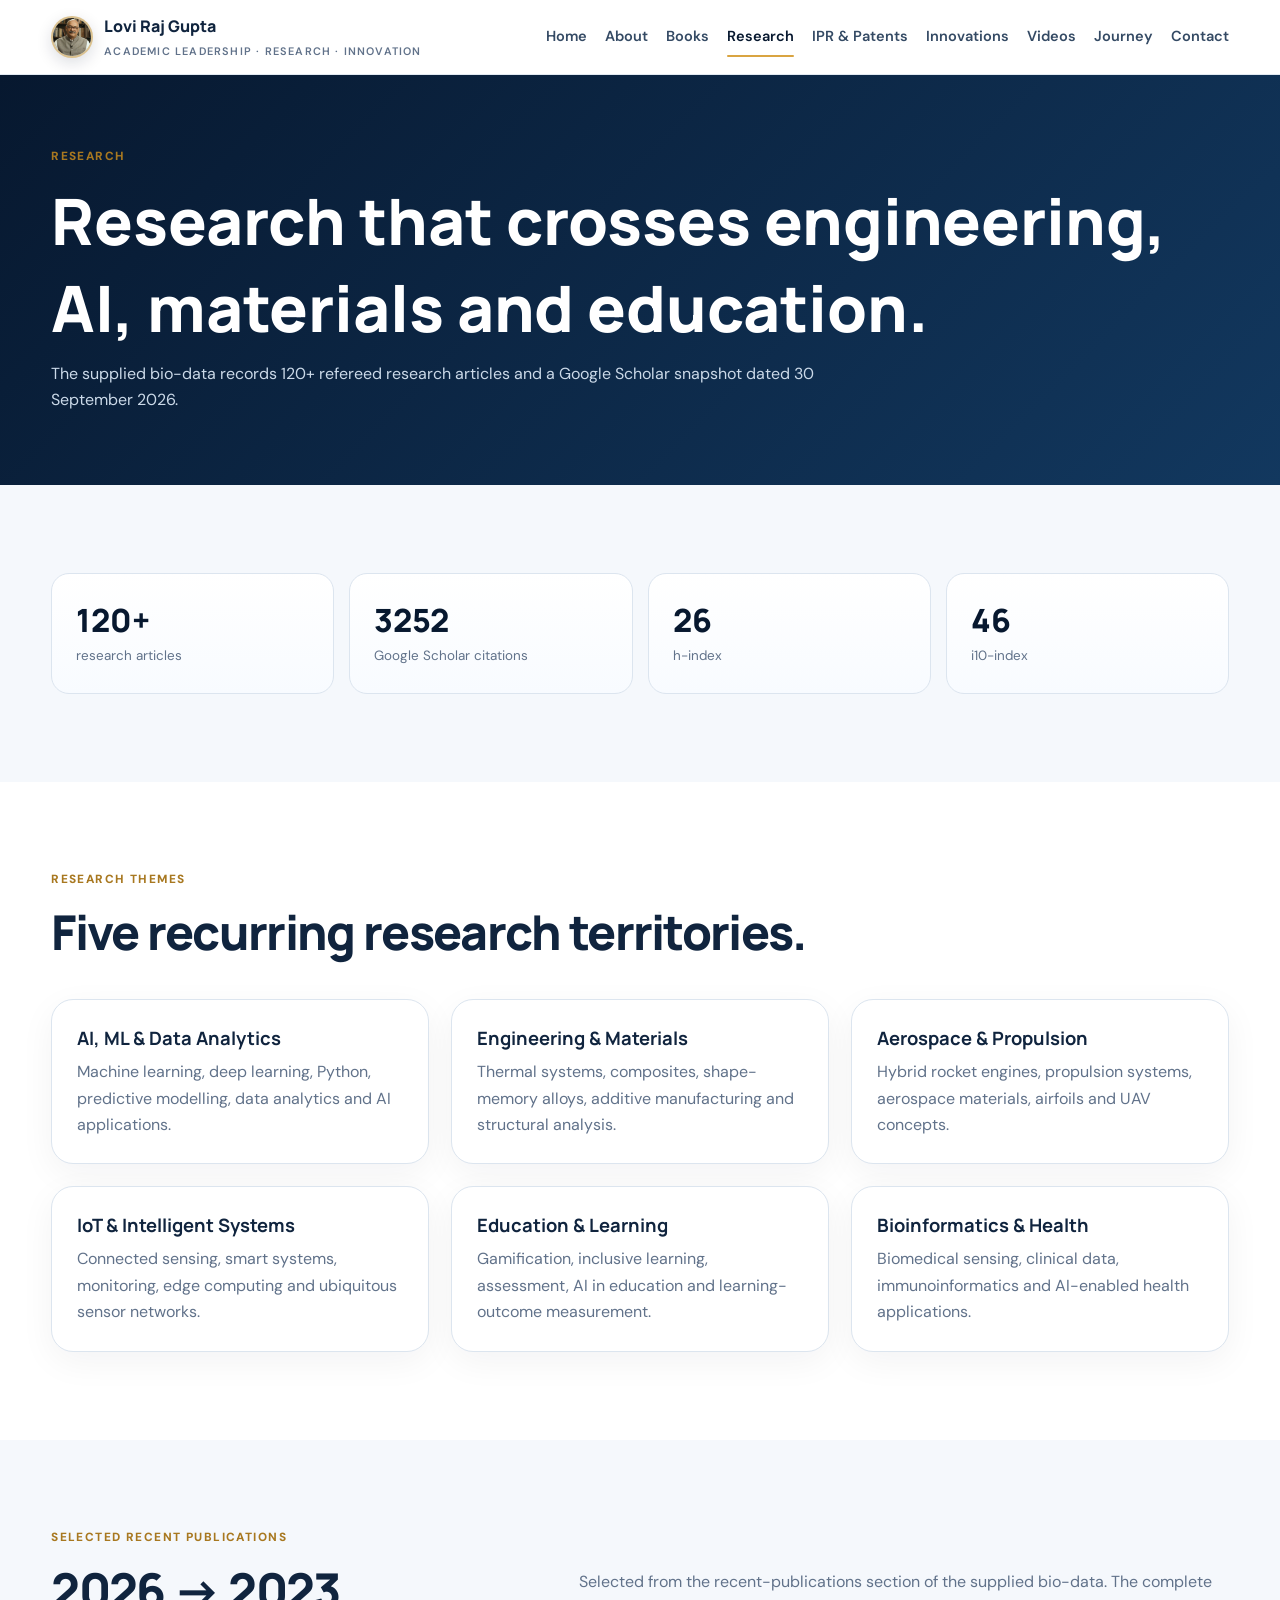
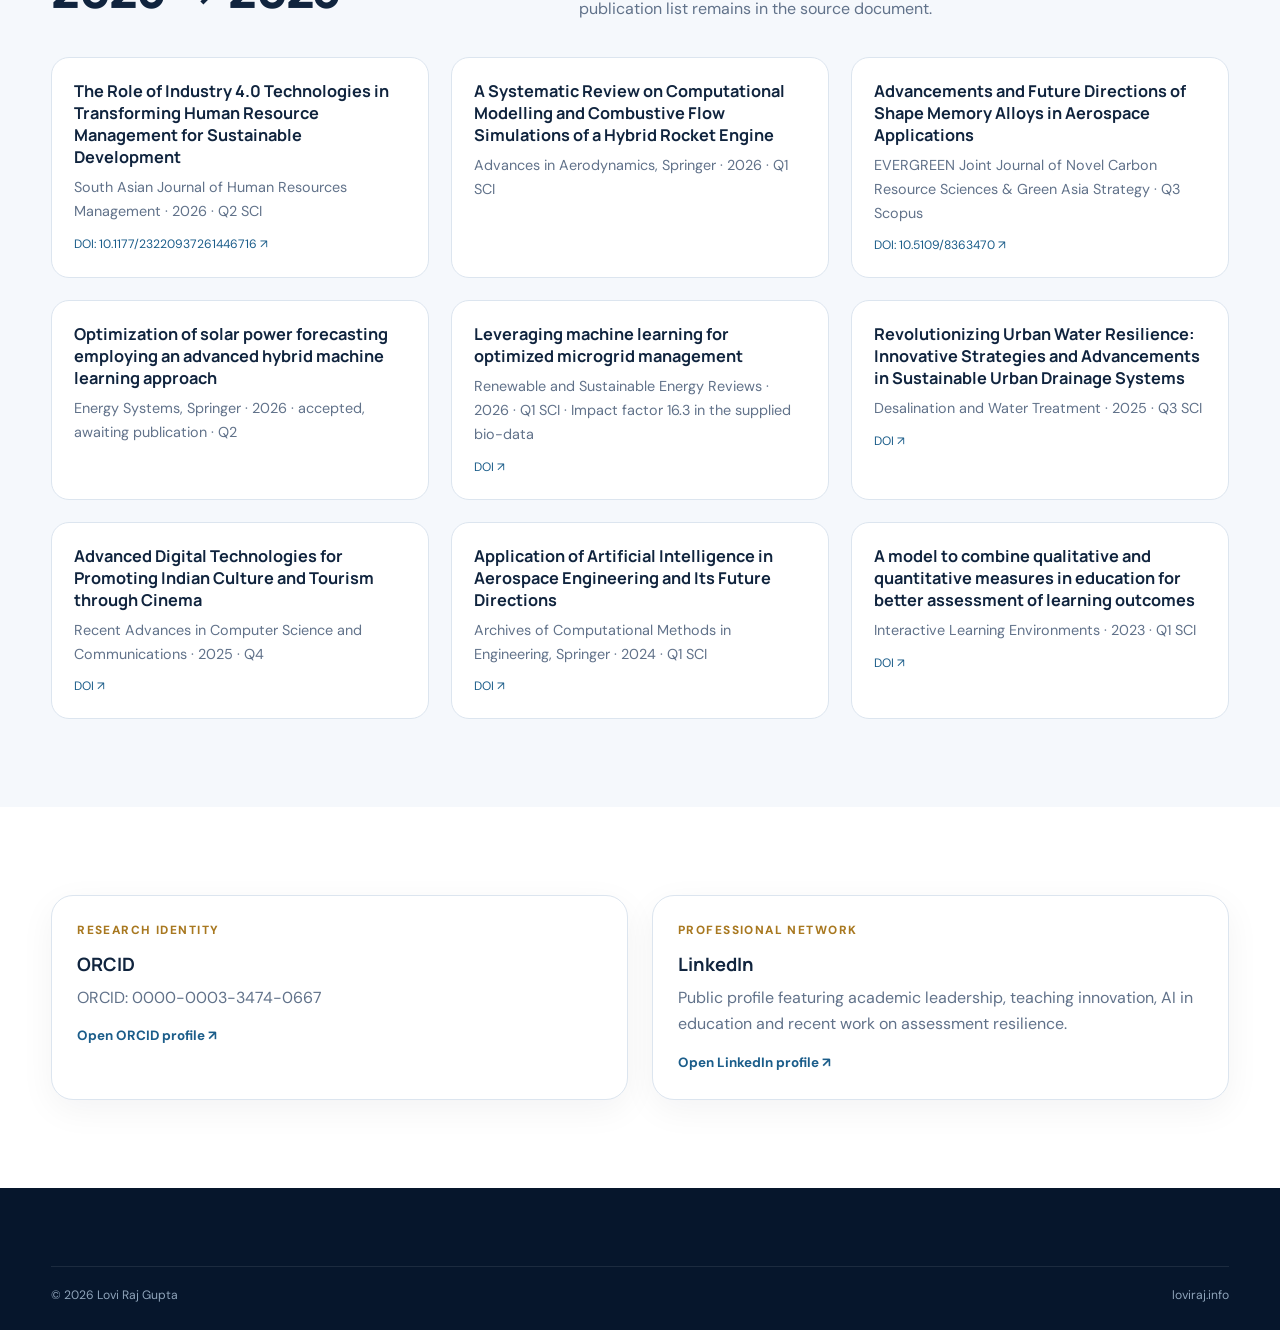
<file: research.html>
<!doctype html><html lang="en"><head><meta charset="utf-8"><meta name="viewport" content="width=device-width,initial-scale=1"><title>Research | Dr. Lovi Raj Gupta</title><meta name="description" content="Research profile and selected publications of Dr. Lovi Raj Gupta."><link rel="icon" type="image/png" href="assets/TG-CIRC-FAVICON.png">
<link rel="apple-touch-icon" href="assets/TG-CIRC-FAVICON.png">
<link rel="stylesheet" href="styles.css"></head><body>
<header class="nav"><div class="container nav-inner"><a class="brand" href="index.html"><span class="brand-photo"><img src="assets/lovi-raj-gupta.png" alt="Dr. Lovi Raj Gupta" loading="eager"></span><span>Lovi Raj Gupta<small>Academic Leadership · Research · Innovation</small></span></a><button class="menu-toggle" aria-label="Open menu">☰</button><nav class="menu"><a href="index.html">Home</a><a href="about.html">About</a><a href="books.html">Books</a><a href="research.html">Research</a><a href="patents.html">IPR & Patents</a><a href="innovations.html">Innovations</a><a href="videos.html">Videos</a><a href="journey.html">Journey</a><a href="contact.html">Contact</a></nav></div></header>
<section class="page-hero"><div class="container"><div class="kicker">Research</div><h1>Research that crosses engineering, AI, materials and education.</h1><p>The supplied bio-data records 120+ refereed research articles and a Google Scholar snapshot dated 30 September 2026.</p></div></section>
<main><section class="section"><div class="container"><div class="metrics"><div class="metric"><strong>120+</strong><span>research articles</span></div><div class="metric"><strong>3252</strong><span>Google Scholar citations</span></div><div class="metric"><strong>26</strong><span>h-index</span></div><div class="metric"><strong>46</strong><span>i10-index</span></div></div></div></section>
<section class="section alt"><div class="container"><div class="section-head"><div><div class="kicker">Research themes</div><h2>Five recurring research territories.</h2></div></div><div class="grid-3"><div class="card"><h3>AI, ML & Data Analytics</h3><p>Machine learning, deep learning, Python, predictive modelling, data analytics and AI applications.</p></div><div class="card"><h3>Engineering & Materials</h3><p>Thermal systems, composites, shape-memory alloys, additive manufacturing and structural analysis.</p></div><div class="card"><h3>Aerospace & Propulsion</h3><p>Hybrid rocket engines, propulsion systems, aerospace materials, airfoils and UAV concepts.</p></div><div class="card"><h3>IoT & Intelligent Systems</h3><p>Connected sensing, smart systems, monitoring, edge computing and ubiquitous sensor networks.</p></div><div class="card"><h3>Education & Learning</h3><p>Gamification, inclusive learning, assessment, AI in education and learning-outcome measurement.</p></div><div class="card"><h3>Bioinformatics & Health</h3><p>Biomedical sensing, clinical data, immunoinformatics and AI-enabled health applications.</p></div></div></div></section>
<section class="section"><div class="container"><div class="section-head"><div><div class="kicker">Selected recent publications</div><h2>2026 → 2023</h2></div><p>Selected from the recent-publications section of the supplied bio-data. The complete publication list remains in the source document.</p></div><div class="grid-3">
<article class="research-card"><h3>The Role of Industry 4.0 Technologies in Transforming Human Resource Management for Sustainable Development</h3><p>South Asian Journal of Human Resources Management · 2026 · Q2 SCI</p><div class="doi"><a href="https://doi.org/10.1177/23220937261446716" target="_blank" rel="noopener">DOI: 10.1177/23220937261446716 ↗</a></div></article>
<article class="research-card"><h3>A Systematic Review on Computational Modelling and Combustive Flow Simulations of a Hybrid Rocket Engine</h3><p>Advances in Aerodynamics, Springer · 2026 · Q1 SCI</p></article>
<article class="research-card"><h3>Advancements and Future Directions of Shape Memory Alloys in Aerospace Applications</h3><p>EVERGREEN Joint Journal of Novel Carbon Resource Sciences & Green Asia Strategy · Q3 Scopus</p><div class="doi"><a href="https://doi.org/10.5109/8363470" target="_blank" rel="noopener">DOI: 10.5109/8363470 ↗</a></div></article>
<article class="research-card"><h3>Optimization of solar power forecasting employing an advanced hybrid machine learning approach</h3><p>Energy Systems, Springer · 2026 · accepted, awaiting publication · Q2</p></article>
<article class="research-card"><h3>Leveraging machine learning for optimized microgrid management</h3><p>Renewable and Sustainable Energy Reviews · 2026 · Q1 SCI · Impact factor 16.3 in the supplied bio-data</p><div class="doi"><a href="https://doi.org/10.1016/j.rser.2025.116345" target="_blank" rel="noopener">DOI ↗</a></div></article>
<article class="research-card"><h3>Revolutionizing Urban Water Resilience: Innovative Strategies and Advancements in Sustainable Urban Drainage Systems</h3><p>Desalination and Water Treatment · 2025 · Q3 SCI</p><div class="doi"><a href="https://doi.org/10.1016/j.dwt.2025.101407" target="_blank" rel="noopener">DOI ↗</a></div></article>
<article class="research-card"><h3>Advanced Digital Technologies for Promoting Indian Culture and Tourism through Cinema</h3><p>Recent Advances in Computer Science and Communications · 2025 · Q4</p><div class="doi"><a href="https://doi.org/10.2174/0126662558315287240910123803" target="_blank" rel="noopener">DOI ↗</a></div></article>
<article class="research-card"><h3>Application of Artificial Intelligence in Aerospace Engineering and Its Future Directions</h3><p>Archives of Computational Methods in Engineering, Springer · 2024 · Q1 SCI</p><div class="doi"><a href="https://doi.org/10.1007/s11831-024-10105-7" target="_blank" rel="noopener">DOI ↗</a></div></article>
<article class="research-card"><h3>A model to combine qualitative and quantitative measures in education for better assessment of learning outcomes</h3><p>Interactive Learning Environments · 2023 · Q1 SCI</p><div class="doi"><a href="https://doi.org/10.1080/10494820.2023.2243291" target="_blank" rel="noopener">DOI ↗</a></div></article>
</div></div></section>
<section class="section alt"><div class="container"><div class="split"><div class="card"><div class="kicker">Research identity</div><h3>ORCID</h3><p>ORCID: 0000-0003-3474-0667</p><div class="link-row"><a class="text-link" href="https://orcid.org/0000-0003-3474-0667" target="_blank" rel="noopener">Open ORCID profile ↗</a></div></div><div class="card"><div class="kicker">Professional network</div><h3>LinkedIn</h3><p>Public profile featuring academic leadership, teaching innovation, AI in education and recent work on assessment resilience.</p><div class="link-row"><a class="text-link" href="https://in.linkedin.com/in/loviraj" target="_blank" rel="noopener">Open LinkedIn profile ↗</a></div></div></div></div></section></main>
<footer class="footer"><div class="container"><div class="footer-bottom"><span>© <span data-year></span> Lovi Raj Gupta</span><span>loviraj.info</span></div></div></footer><script src="script.js"></script></body></html>
</file>
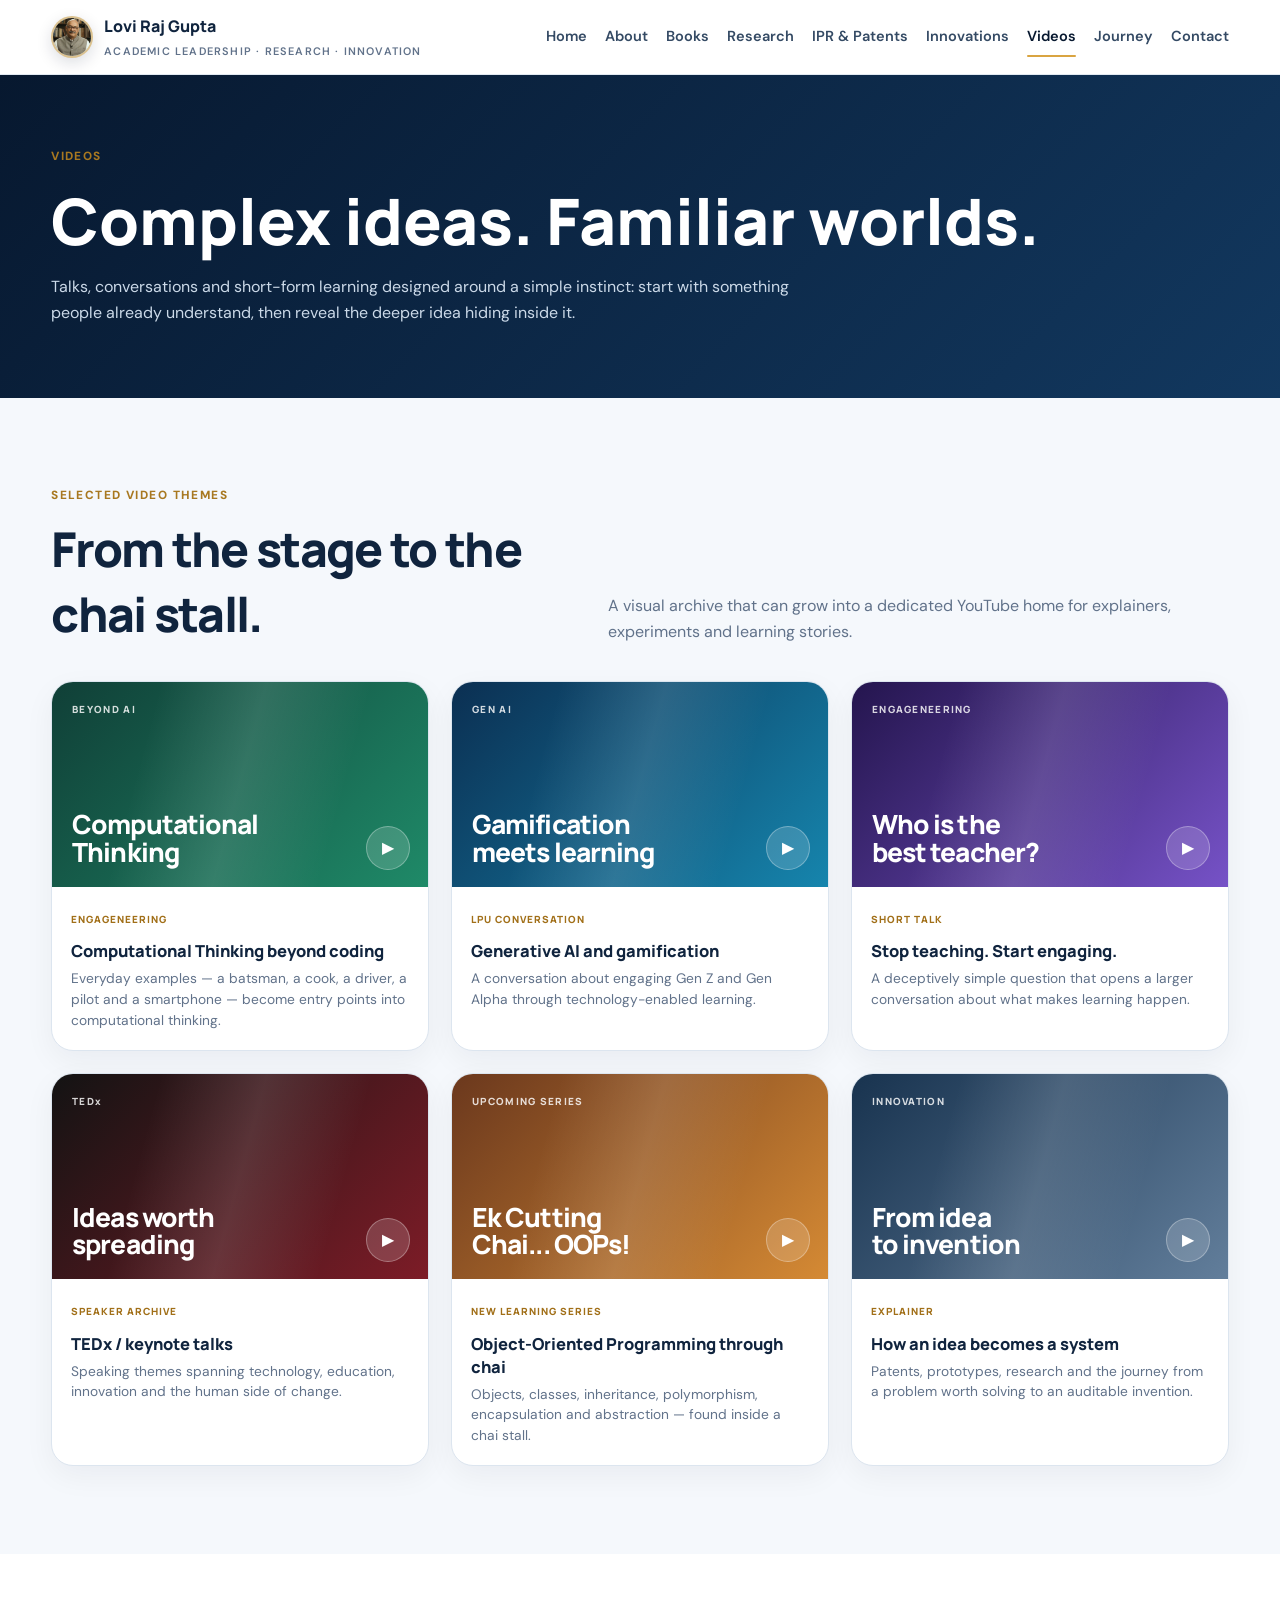
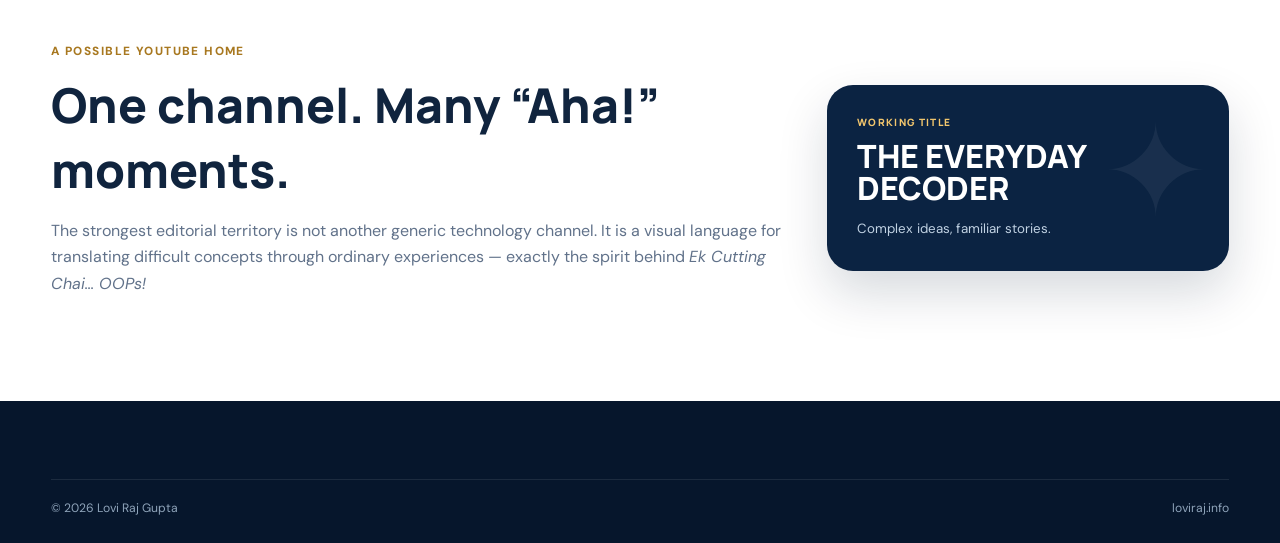
<file: videos.html>
<!doctype html><html lang="en"><head><meta charset="utf-8"><meta name="viewport" content="width=device-width,initial-scale=1"><title>Videos | Dr. Lovi Raj Gupta</title><meta name="description" content="Selected talks, conversations and learning videos by Dr. Lovi Raj Gupta, plus an emerging channel concept for explaining complex ideas through everyday life."><link rel="icon" type="image/png" href="assets/TG-CIRC-FAVICON.png">
<link rel="apple-touch-icon" href="assets/TG-CIRC-FAVICON.png">
<link rel="stylesheet" href="styles.css"></head><body><header class="nav"><div class="container nav-inner"><a class="brand" href="index.html"><span class="brand-photo"><img src="assets/lovi-raj-gupta.png" alt="Dr. Lovi Raj Gupta" loading="eager"></span><span>Lovi Raj Gupta<small>Academic Leadership · Research · Innovation</small></span></a><button class="menu-toggle" aria-label="Open menu">☰</button><nav class="menu"><a href="index.html">Home</a><a href="about.html">About</a><a href="books.html">Books</a><a href="research.html">Research</a><a href="patents.html">IPR & Patents</a><a href="innovations.html">Innovations</a><a href="videos.html">Videos</a><a href="journey.html">Journey</a><a href="contact.html">Contact</a></nav></div></header><section class="page-hero"><div class="container"><div class="kicker">Videos</div><h1>Complex ideas. Familiar worlds.</h1><p>Talks, conversations and short-form learning designed around a simple instinct: start with something people already understand, then reveal the deeper idea hiding inside it.</p></div></section><main>
<section class="section"><div class="container"><div class="section-head"><div><div class="kicker">Selected video themes</div><h2>From the stage to the chai stall.</h2></div><p>A visual archive that can grow into a dedicated YouTube home for explainers, experiments and learning stories.</p></div><div class="video-grid"> <a class="video-card" href="https://www.linkedin.com/posts/loviraj_computationalthinking-cbse-education-activity-7473228331186995200-RS__" target="_blank" rel="noopener"><div class="video-thumb thumb-thinking"><span>BEYOND AI</span><b>Computational<br>Thinking</b><i>▶</i></div><div class="video-body"><span class="video-type">Engageneering</span><h3>Computational Thinking beyond coding</h3><p>Everyday examples — a batsman, a cook, a driver, a pilot and a smartphone — become entry points into computational thinking.</p></div></a><a class="video-card" href="https://www.linkedin.com/posts/scselpu_edtech-gamification-genzlearning-activity-7330574177642401792-h8aI" target="_blank" rel="noopener"><div class="video-thumb thumb-ai"><span>GEN AI</span><b>Gamification<br>meets learning</b><i>▶</i></div><div class="video-body"><span class="video-type">LPU conversation</span><h3>Generative AI and gamification</h3><p>A conversation about engaging Gen Z and Gen Alpha through technology-enabled learning.</p></div></a><a class="video-card" href="https://www.linkedin.com/posts/loviraj_stopteachingstartengaging-engageneering-activity-7465972293106704385-Gg_V" target="_blank" rel="noopener"><div class="video-thumb thumb-engage"><span>ENGAGENEERING</span><b>Who is the<br>best teacher?</b><i>▶</i></div><div class="video-body"><span class="video-type">Short talk</span><h3>Stop teaching. Start engaging.</h3><p>A deceptively simple question that opens a larger conversation about what makes learning happen.</p></div></a><div class="video-card"><div class="video-thumb thumb-tedx"><span>TEDx</span><b>Ideas worth<br>spreading</b><i>▶</i></div><div class="video-body"><span class="video-type">Speaker archive</span><h3>TEDx / keynote talks</h3><p>Speaking themes spanning technology, education, innovation and the human side of change.</p></div></div><div class="video-card"><div class="video-thumb thumb-chai"><span>UPCOMING SERIES</span><b>Ek Cutting<br>Chai... OOPs!</b><i>▶</i></div><div class="video-body"><span class="video-type">New learning series</span><h3>Object-Oriented Programming through chai</h3><p>Objects, classes, inheritance, polymorphism, encapsulation and abstraction — found inside a chai stall.</p></div></div><div class="video-card"><div class="video-thumb thumb-patent"><span>INNOVATION</span><b>From idea<br>to invention</b><i>▶</i></div><div class="video-body"><span class="video-type">Explainer</span><h3>How an idea becomes a system</h3><p>Patents, prototypes, research and the journey from a problem worth solving to an auditable invention.</p></div></div></div></div></section>
<section class="section alt"><div class="container channel-card"><div><div class="kicker">A possible YouTube home</div><h2>One channel. Many “Aha!” moments.</h2><p>The strongest editorial territory is not another generic technology channel. It is a visual language for translating difficult concepts through ordinary experiences — exactly the spirit behind <em>Ek Cutting Chai... OOPs!</em></p></div><div class="channel-name"><span>Working title</span><strong>THE EVERYDAY<br>DECODER</strong><small>Complex ideas, familiar stories.</small></div></div></section>
</main><footer class="footer"><div class="container"><div class="footer-bottom"><span>© <span data-year></span> Lovi Raj Gupta</span><span>loviraj.info</span></div></div></footer><script src="script.js"></script></body></html>
</file>
<file: styles.css>
@import url('https://fonts.googleapis.com/css2?family=DM+Sans:wght@400;500;600;700&family=Manrope:wght@600;700;800&display=swap');
:root{--navy:#07182f;--navy2:#0d2748;--ink:#10243e;--muted:#61728a;--gold:#d9a441;--gold2:#f2c66d;--cyan:#38bdf8;--bg:#f5f8fc;--white:#fff;--line:#dce5ef;--shadow:0 18px 55px rgba(7,24,47,.10);--radius:22px}
*{box-sizing:border-box}html{scroll-behavior:smooth}body{margin:0;font-family:'DM Sans',sans-serif;color:var(--ink);background:var(--bg);line-height:1.65}a{color:inherit;text-decoration:none}.container{width:min(1180px,92%);margin:auto}.topbar{background:var(--navy);color:#dce7f5;font-size:.84rem}.topbar .container{display:flex;justify-content:space-between;gap:20px;padding:9px 0}.topbar a{color:#fff}.nav{position:sticky;top:0;z-index:50;background:rgba(255,255,255,.94);backdrop-filter:blur(14px);border-bottom:1px solid rgba(220,229,239,.85)}.nav-inner{display:flex;align-items:center;justify-content:space-between;min-height:74px;gap:24px}.brand{display:flex;align-items:center;gap:12px;font-family:Manrope;font-weight:800}.brand-mark{width:42px;height:42px;border-radius:14px;background:linear-gradient(145deg,var(--navy),#173e69);display:grid;place-items:center;color:var(--gold2);box-shadow:0 8px 22px rgba(7,24,47,.18)}.brand span{display:block}.brand small{display:block;font-family:'DM Sans';font-size:.68rem;font-weight:600;letter-spacing:.11em;text-transform:uppercase;color:var(--muted)}.menu{display:flex;gap:18px;align-items:center;flex-wrap:wrap}.menu a{font-size:.91rem;font-weight:600;color:#344a64;padding:8px 0;position:relative}.menu a:hover,.menu a.active{color:var(--navy)}.menu a.active:after{content:'';position:absolute;left:0;right:0;bottom:0;height:2px;background:var(--gold);border-radius:2px}.menu-toggle{display:none;border:0;background:transparent;font-size:1.5rem}.hero{position:relative;overflow:hidden;background:radial-gradient(circle at 85% 15%,rgba(56,189,248,.18),transparent 28%),radial-gradient(circle at 15% 80%,rgba(217,164,65,.15),transparent 30%),linear-gradient(135deg,#06172e,#0b2342 55%,#102e51);color:#fff}.hero:before{content:'';position:absolute;inset:-30%;background:linear-gradient(120deg,transparent 40%,rgba(255,255,255,.035) 50%,transparent 60%);transform:rotate(-12deg)}.hero-grid{position:relative;display:grid;grid-template-columns:1.3fr .7fr;gap:60px;align-items:center;padding:105px 0 95px}.eyebrow{display:inline-flex;align-items:center;gap:8px;padding:7px 12px;border:1px solid rgba(242,198,109,.35);border-radius:999px;color:var(--gold2);font-size:.78rem;font-weight:700;letter-spacing:.08em;text-transform:uppercase}.hero h1{font-family:Manrope;font-size:clamp(2.7rem,6vw,5.2rem);line-height:1.02;margin:20px 0 18px;letter-spacing:-.045em}.hero h1 em{color:var(--gold2);font-style:normal}.hero .lead{font-size:1.16rem;color:#d9e6f4;max-width:760px}.hero-actions{display:flex;gap:14px;flex-wrap:wrap;margin-top:30px}.btn{display:inline-flex;align-items:center;justify-content:center;gap:8px;padding:12px 18px;border-radius:12px;font-weight:700;border:1px solid transparent;transition:.2s}.btn-primary{background:var(--gold);color:#1b2430}.btn-primary:hover{background:var(--gold2);transform:translateY(-2px)}.btn-ghost{border-color:rgba(255,255,255,.25);color:#fff}.btn-ghost:hover{background:rgba(255,255,255,.08)}.hero-card{background:rgba(255,255,255,.08);border:1px solid rgba(255,255,255,.14);border-radius:28px;padding:28px;box-shadow:0 30px 70px rgba(0,0,0,.18);backdrop-filter:blur(10px)}.monogram{width:112px;height:112px;border-radius:30px;background:linear-gradient(145deg,var(--gold2),#b77a1e);color:var(--navy);display:grid;place-items:center;font:800 2.4rem Manrope;box-shadow:0 18px 45px rgba(217,164,65,.22);margin-bottom:20px}.hero-card h3{font-family:Manrope;margin:0 0 4px;font-size:1.4rem}.hero-card p{margin:0;color:#cad8e8}.hero-stat{display:grid;grid-template-columns:repeat(2,1fr);gap:12px;margin-top:24px}.stat-mini{border:1px solid rgba(255,255,255,.12);border-radius:16px;padding:14px}.stat-mini strong{display:block;font:800 1.45rem Manrope;color:#fff}.stat-mini span{font-size:.77rem;color:#b7c9dc}.section{padding:88px 0}.section.alt{background:#fff}.section-head{display:flex;justify-content:space-between;align-items:end;gap:30px;margin-bottom:35px}.section-head h2{margin:0;font:800 clamp(1.9rem,4vw,3rem) Manrope;letter-spacing:-.035em}.section-head p{max-width:650px;color:var(--muted);margin:0}.kicker{color:#a87820;text-transform:uppercase;letter-spacing:.12em;font-weight:800;font-size:.74rem;margin-bottom:10px}.grid-3{display:grid;grid-template-columns:repeat(3,1fr);gap:22px}.grid-4{display:grid;grid-template-columns:repeat(4,1fr);gap:18px}.card{background:#fff;border:1px solid var(--line);border-radius:var(--radius);padding:25px;box-shadow:0 10px 35px rgba(7,24,47,.05)}.card:hover{transform:translateY(-3px);box-shadow:var(--shadow);transition:.22s}.icon-box{width:46px;height:46px;border-radius:14px;background:#edf5fc;color:#1d5e8d;display:grid;place-items:center;font-weight:800;margin-bottom:18px}.card h3{font:700 1.15rem Manrope;margin:0 0 8px}.card p{color:var(--muted);margin:0}.metrics{display:grid;grid-template-columns:repeat(4,1fr);gap:15px}.metric{background:linear-gradient(180deg,#fff,#f8fbff);border:1px solid var(--line);padding:24px;border-radius:18px}.metric strong{display:block;font:800 2rem Manrope;color:var(--navy)}.metric span{font-size:.84rem;color:var(--muted)}.timeline{position:relative;margin-top:25px}.timeline:before{content:'';position:absolute;left:88px;top:0;bottom:0;width:2px;background:#d9e3ed}.timeline-item{display:grid;grid-template-columns:75px 1fr;gap:34px;position:relative;padding:0 0 30px}.timeline-year{font:800 .95rem Manrope;color:#8c651e;text-align:right;padding-top:4px}.timeline-item:after{content:'';position:absolute;left:82px;top:6px;width:14px;height:14px;border-radius:50%;background:var(--gold);box-shadow:0 0 0 5px #f8f1e4}.timeline-content{background:#fff;border:1px solid var(--line);border-radius:18px;padding:18px 20px}.timeline-content h3{margin:0;font:700 1.05rem Manrope}.timeline-content p{margin:5px 0 0;color:var(--muted)}.book-grid{display:grid;grid-template-columns:repeat(4,1fr);gap:24px}.book-card{overflow:hidden;background:#fff;border:1px solid var(--line);border-radius:20px;box-shadow:0 10px 30px rgba(7,24,47,.05);display:flex;flex-direction:column}.cover-wrap{height:340px;background:#eaf0f7;padding:18px;display:flex;justify-content:center;align-items:center}.cover-wrap img{max-height:100%;max-width:100%;object-fit:contain;box-shadow:0 12px 28px rgba(7,24,47,.22)}.book-body{padding:19px}.book-body h3{font:700 1.03rem Manrope;line-height:1.35;margin:0 0 8px}.book-meta{font-size:.78rem;color:#72839a}.book-body p{font-size:.86rem;color:var(--muted);margin:12px 0}.tag{display:inline-flex;background:#f2f6fa;color:#38516c;border-radius:999px;padding:5px 9px;font-size:.7rem;font-weight:700;margin:2px}.link-row{display:flex;gap:12px;flex-wrap:wrap;margin-top:14px}.text-link{color:#1b5d8a;font-weight:700;font-size:.84rem}.research-card{padding:22px;border:1px solid var(--line);border-radius:18px;background:#fff}.research-card h3{margin:0 0 8px;font:700 1.02rem Manrope}.research-card p{margin:0;color:var(--muted);font-size:.9rem}.research-card .doi{margin-top:10px;font-size:.76rem;color:#1b5d8a;word-break:break-word}.split{display:grid;grid-template-columns:1fr 1fr;gap:24px}.pill-list{display:flex;flex-wrap:wrap;gap:8px}.pill{border:1px solid #d7e2ec;background:#fff;padding:8px 12px;border-radius:999px;font-size:.82rem;color:#425a73}.patent-table{width:100%;border-collapse:collapse;background:#fff;border:1px solid var(--line);border-radius:18px;overflow:hidden}.patent-table th,.patent-table td{padding:13px 14px;border-bottom:1px solid #e6edf4;text-align:left;vertical-align:top;font-size:.85rem}.patent-table th{background:#f4f8fc;font:700 .76rem Manrope;text-transform:uppercase;letter-spacing:.05em;color:#536a82}.status{display:inline-block;padding:4px 8px;border-radius:999px;font-size:.7rem;font-weight:800;background:#edf8f1;color:#22704a}.status.filed{background:#fff6e7;color:#986313}.innovation{display:grid;grid-template-columns:repeat(2,1fr);gap:24px}.innovation .card{position:relative;overflow:hidden}.innovation .card:after{content:'';position:absolute;width:150px;height:150px;border-radius:50%;right:-70px;top:-70px;background:rgba(56,189,248,.08)}.number{font:800 2.2rem Manrope;color:#d6e2ee}.quote{padding:35px;border-radius:24px;background:linear-gradient(135deg,#0b2342,#14385e);color:#fff;position:relative;overflow:hidden}.quote:after{content:'“';position:absolute;right:25px;top:-25px;font:900 9rem Georgia;color:rgba(255,255,255,.07)}.quote p{font:600 1.35rem/1.5 Manrope;margin:0;max-width:900px}.quote small{display:block;margin-top:15px;color:#b9cce0}.form-grid{display:grid;grid-template-columns:1fr 1fr;gap:18px}.field{display:flex;flex-direction:column;gap:7px}.field.full{grid-column:1/-1}.field label{font-size:.83rem;font-weight:700;color:#425a73}.field input,.field textarea,.field select{font:inherit;border:1px solid #d4e0eb;border-radius:12px;padding:12px 13px;background:#fff;outline:none}.field input:focus,.field textarea:focus{border-color:#74a9cf;box-shadow:0 0 0 4px rgba(56,189,248,.09)}.field textarea{min-height:150px;resize:vertical}.contact-grid{display:grid;grid-template-columns:.7fr 1.3fr;gap:30px}.contact-list{display:grid;gap:12px}.contact-item{padding:16px;border:1px solid var(--line);background:#fff;border-radius:15px}.contact-item small{display:block;text-transform:uppercase;letter-spacing:.09em;font-size:.68rem;color:#8191a3;font-weight:800}.contact-item strong{display:block;margin-top:3px}.footer{background:#06162c;color:#c6d5e6;padding:48px 0 25px}.footer-grid{display:grid;grid-template-columns:1.5fr 1fr 1fr;gap:40px}.footer h3{font:700 1rem Manrope;color:#fff;margin-top:0}.footer p,.footer a{font-size:.85rem;color:#aebfd1}.footer a:hover{color:#fff}.footer-bottom{border-top:1px solid rgba(255,255,255,.09);margin-top:30px;padding-top:18px;display:flex;justify-content:space-between;gap:15px;font-size:.76rem;color:#8fa4ba}.page-hero{background:linear-gradient(135deg,#07182f,#12385f);color:#fff;padding:72px 0}.page-hero h1{font:800 clamp(2.2rem,5vw,4rem) Manrope;margin:10px 0}.page-hero p{max-width:780px;color:#cbd9e8;margin:0}.notice{background:#fff8e8;border:1px solid #f0d79d;padding:14px 16px;border-radius:14px;color:#75571d;font-size:.84rem}.hidden{display:none!important}.fade-up{animation:fadeUp .7s ease both}@keyframes fadeUp{from{opacity:0;transform:translateY(14px)}to{opacity:1;transform:none}}@media(max-width:1050px){.book-grid{grid-template-columns:repeat(3,1fr)}.grid-4{grid-template-columns:repeat(2,1fr)}.hero-grid{grid-template-columns:1fr}.hero-card{max-width:520px}.menu{display:none}.menu-toggle{display:block}.nav.open .menu{display:flex;position:absolute;left:0;right:0;top:74px;background:#fff;padding:16px 4%;border-bottom:1px solid var(--line);box-shadow:0 12px 30px rgba(7,24,47,.08);flex-direction:column;align-items:flex-start}.nav-inner{position:relative}}@media(max-width:760px){.section{padding:64px 0}.grid-3,.book-grid,.innovation,.split,.contact-grid,.footer-grid{grid-template-columns:1fr}.metrics{grid-template-columns:repeat(2,1fr)}.form-grid{grid-template-columns:1fr}.field.full{grid-column:auto}.timeline:before{left:65px}.timeline-item{grid-template-columns:52px 1fr;gap:24px}.timeline-item:after{left:59px}.timeline-year{font-size:.78rem}.topbar .container{flex-direction:column;gap:3px}.hero-grid{padding:75px 0}.hero h1{font-size:3rem}.cover-wrap{height:370px}.section-head{display:block}.section-head p{margin-top:10px}.footer-bottom{flex-direction:column}}
/* Visual refresh: portrait, brand lockups, video storytelling and patent authority */
.brand-photo{width:42px;height:42px;border-radius:50%;overflow:hidden;border:2px solid rgba(217,164,65,.55);box-shadow:0 5px 16px rgba(7,24,47,.14);flex:0 0 auto;background:#dfe8f2}.brand-photo img{width:100%;height:100%;object-fit:cover;display:block}.brand{gap:11px}.brand small{margin-top:3px}
.hero-v2{min-height:690px}.hero-v2 .hero-copy{max-width:800px}.hero-orbit{position:absolute;border:1px solid rgba(255,255,255,.08);border-radius:50%;pointer-events:none}.orbit-one{width:620px;height:620px;right:-250px;top:-220px}.orbit-two{width:380px;height:380px;right:-70px;bottom:-210px;border-color:rgba(217,164,65,.13)}.hero-profile{justify-self:end;width:min(390px,100%);padding:30px;border-radius:32px;background:linear-gradient(160deg,rgba(255,255,255,.13),rgba(255,255,255,.05));border:1px solid rgba(255,255,255,.17);box-shadow:0 35px 80px rgba(0,0,0,.22);backdrop-filter:blur(12px);text-align:center}.portrait-ring{width:240px;height:240px;margin:0 auto 22px;border-radius:50%;padding:7px;background:linear-gradient(145deg,var(--gold2),rgba(56,189,248,.7));box-shadow:0 18px 55px rgba(0,0,0,.25)}.portrait-ring img{width:100%;height:100%;display:block;border-radius:50%;object-fit:cover;object-position:center top;border:5px solid #0a2340}.profile-name{font:800 1.5rem Manrope}.profile-role{color:#c9d9e8;line-height:1.55;margin-top:4px}.profile-links{display:flex;justify-content:center;gap:9px;margin-top:20px}.profile-links a{border:1px solid rgba(255,255,255,.16);padding:8px 12px;border-radius:999px;color:#fff;font-size:.78rem}.profile-links a:hover{background:rgba(255,255,255,.08)}.hero-proof{display:flex;flex-wrap:wrap;gap:10px;margin-top:28px}.hero-proof span{font-size:.78rem;color:#b9ccdf;border-left:2px solid rgba(217,164,65,.55);padding-left:10px}.hero-proof b{color:#fff;font-family:Manrope;margin-right:3px}.light-eyebrow{color:#f2c66d;border-color:rgba(242,198,109,.4)}
.brand-stage{padding-top:62px;padding-bottom:68px;background:linear-gradient(180deg,#fff,#f6f9fc)}.compact{margin-bottom:25px}.brand-rail{display:grid;grid-template-columns:repeat(4,1fr);gap:15px}.brand-tile{min-height:112px;border-radius:22px;padding:18px 19px;display:flex;align-items:center;gap:14px;border:1px solid var(--line);background:#fff;box-shadow:0 10px 30px rgba(7,24,47,.05);transition:.22s}.brand-tile:hover{transform:translateY(-4px);box-shadow:var(--shadow)}.brand-tile b{display:block;font:800 1.02rem Manrope;color:var(--navy)}.brand-tile small{display:block;color:var(--muted);font-size:.74rem;margin-top:4px;line-height:1.35}.brand-icon{width:50px;height:50px;display:grid;place-items:center;border-radius:16px;font:900 1.5rem Manrope;flex:0 0 auto}.brand-tile.teach .brand-icon{background:#fff4dc;color:#bb7d19}.brand-tile.mars .brand-icon{background:#e9f7ff;color:#1575a6}.brand-tile.engage .brand-icon{background:#eff8f3;color:#28754e}.brand-tile.assess .brand-icon{background:#f3edff;color:#6d4cb3}.brand-icon.magic{font-size:1.75rem}.brand-icon.orbit{font-size:1.6rem}.brand-icon.hex{font-size:1.7rem}.brand-icon.check{font-size:1.45rem}
.metrics-lift .metric{position:relative;overflow:hidden}.metrics-lift .metric:after{content:'';position:absolute;width:100px;height:100px;border-radius:50%;right:-50px;top:-50px;background:rgba(56,189,248,.06)}.story-grid{display:grid;grid-template-columns:repeat(3,1fr);gap:18px}.story-card{min-height:260px;border-radius:28px;padding:28px;position:relative;overflow:hidden;display:flex;flex-direction:column;justify-content:flex-end}.story-card:after{content:'';position:absolute;width:220px;height:220px;border-radius:50%;right:-90px;top:-90px;border:1px solid currentColor;opacity:.12}.story-card h3{font:800 1.55rem Manrope;margin:0 0 10px;position:relative;z-index:1}.story-card p{margin:0;line-height:1.6;position:relative;z-index:1}.story-no{position:absolute;top:22px;left:26px;font:800 3.6rem Manrope;opacity:.12}.story-card.dark{background:#0b2342;color:#fff}.story-card.dark p{color:#c6d8ea}.story-card.gold{background:linear-gradient(135deg,#f6e4bc,#fff7e7);color:#3a2b10}.story-card.gold p{color:#6b5836}.story-card.light{background:#edf6fb;color:#10243e}.story-card.light p{color:#5d7186}
.patent-feature{display:grid;grid-template-columns:280px 1fr;gap:36px;align-items:center;background:linear-gradient(135deg,#081b33,#12385c);color:#fff;border-radius:30px;padding:34px;box-shadow:0 28px 65px rgba(7,24,47,.18);position:relative;overflow:hidden}.patent-feature:after{content:'§';position:absolute;right:40px;top:-70px;font:900 18rem Georgia;color:rgba(255,255,255,.035)}.patent-feature h3{font:800 1.55rem Manrope;margin:13px 0 8px;max-width:720px}.patent-feature p{color:#c5d7e8;max-width:760px}.patent-sheet{height:270px;border-radius:14px;background:#f7fbff;color:#10243e;position:relative;padding:28px 24px;box-shadow:0 20px 45px rgba(0,0,0,.22);transform:rotate(-2deg)}.patent-stamp{display:inline-block;border:2px solid #9d7625;color:#9d7625;padding:6px 9px;border-radius:5px;font:800 .58rem Manrope;letter-spacing:.12em;transform:rotate(-8deg)}.patent-lines{display:grid;gap:10px;margin-top:28px}.patent-lines i{display:block;height:7px;border-radius:99px;background:#dce7f0}.patent-lines i:nth-child(2){width:82%}.patent-lines i:nth-child(3){width:94%}.patent-lines i:nth-child(4){width:71%}.patent-lines i:nth-child(5){width:88%}.patent-code{position:absolute;bottom:20px;left:24px;font:800 .72rem Manrope;color:#1a5d88;letter-spacing:.08em}
.video-grid{display:grid;grid-template-columns:repeat(3,1fr);gap:22px}.video-grid.mini{grid-template-columns:repeat(4,1fr)}.video-card{background:#fff;border:1px solid var(--line);border-radius:22px;overflow:hidden;box-shadow:0 10px 30px rgba(7,24,47,.05);transition:.22s;color:inherit}.video-card:hover{transform:translateY(-4px);box-shadow:var(--shadow)}.video-thumb{height:205px;position:relative;overflow:hidden;padding:20px;display:flex;flex-direction:column;justify-content:space-between;color:#fff}.video-thumb:before{content:'';position:absolute;inset:-30%;background:linear-gradient(120deg,transparent 35%,rgba(255,255,255,.12) 50%,transparent 65%);transform:rotate(-15deg)}.video-thumb span,.video-thumb b,.video-thumb i{position:relative;z-index:1}.video-thumb span{font:800 .62rem Manrope;letter-spacing:.13em;opacity:.82}.video-thumb b{font:800 1.65rem/1.05 Manrope;letter-spacing:-.035em}.video-thumb i{position:absolute;right:18px;bottom:17px;width:44px;height:44px;border-radius:50%;display:grid;place-items:center;background:rgba(255,255,255,.16);border:1px solid rgba(255,255,255,.3);font-style:normal}.thumb-tedx{background:linear-gradient(135deg,#131313,#7d1c27)}.thumb-ai{background:linear-gradient(135deg,#0b2f52,#1685ad)}.thumb-thinking{background:linear-gradient(135deg,#103f37,#1f8a68)}.thumb-chai{background:linear-gradient(135deg,#6b381d,#d58a34)}.thumb-engage{background:linear-gradient(135deg,#24154e,#7652c7)}.thumb-patent{background:linear-gradient(135deg,#18334f,#627e9b)}.video-body{padding:18px 19px 20px}.video-type{display:inline-block;text-transform:uppercase;letter-spacing:.1em;font:800 .62rem Manrope;color:#a16f18}.video-body h3{font:800 1.03rem Manrope;margin:8px 0 6px}.video-body p{margin:0;color:var(--muted);font-size:.86rem;line-height:1.5}.btn-ghost-dark{border:1px solid var(--line);color:var(--navy);background:#fff}.btn-ghost-dark:hover{background:#f2f7fb}.channel-card{display:grid;grid-template-columns:1.3fr .7fr;gap:30px;align-items:center}.channel-card h2{font:800 clamp(1.9rem,4vw,3rem) Manrope;margin:0 0 10px}.channel-card p{color:var(--muted);max-width:760px}.channel-name{background:#0b2342;color:#fff;border-radius:26px;padding:30px;box-shadow:0 22px 50px rgba(7,24,47,.16);position:relative;overflow:hidden}.channel-name:after{content:'✦';position:absolute;right:20px;top:-18px;font-size:8rem;color:rgba(255,255,255,.06)}.channel-name span{display:block;text-transform:uppercase;letter-spacing:.13em;font:800 .63rem Manrope;color:#f2c66d}.channel-name strong{display:block;font:900 2rem/1 Manrope;margin:11px 0}.channel-name small{color:#c1d2e3}
@media(max-width:1050px){.brand-rail{grid-template-columns:repeat(2,1fr)}.video-grid.mini{grid-template-columns:repeat(2,1fr)}.hero-profile{justify-self:start}.patent-feature{grid-template-columns:230px 1fr}}@media(max-width:760px){.hero-v2{min-height:auto}.hero-proof{display:grid;grid-template-columns:1fr 1fr}.hero-profile{margin-top:15px}.portrait-ring{width:200px;height:200px}.brand-rail,.story-grid,.video-grid,.video-grid.mini,.channel-card,.patent-feature{grid-template-columns:1fr}.patent-sheet{max-width:290px}.video-thumb{height:220px}.channel-name{margin-top:10px}}
/* Supplied identity assets */
.logo-rail .brand-tile{min-height:132px}
.logo-box{width:76px;height:76px;flex:0 0 76px;border-radius:18px;display:grid;place-items:center;background:linear-gradient(145deg,#f7fafc,#eaf1f6);border:1px solid #e2eaf1;overflow:hidden;box-shadow:inset 0 0 0 1px rgba(255,255,255,.7)}
.logo-box img{width:100%;height:100%;object-fit:contain;display:block}
.logo-tile.teach .logo-box{background:linear-gradient(145deg,#fffaf0,#f6ead0)}
.logo-tile.mars .logo-box{background:linear-gradient(145deg,#eef7ff,#dfeaf5)}
.logo-tile.engage .logo-box{background:linear-gradient(145deg,#fffdf7,#f3ead4)}
.logo-tile.assess .logo-box{background:linear-gradient(145deg,#f6f0ff,#e8ddff)}
.logo-showcase{background:#fff;padding-top:42px;padding-bottom:70px}
.logo-showcase-grid{display:grid;grid-template-columns:repeat(4,1fr);gap:18px;align-items:center}
.logo-showcase-grid>div{height:160px;border-radius:26px;background:linear-gradient(145deg,#f7fafc,#edf3f7);border:1px solid var(--line);display:grid;place-items:center;box-shadow:0 12px 30px rgba(7,24,47,.05);overflow:hidden}
.logo-showcase-grid img{width:78%;height:78%;object-fit:contain}
@media(max-width:1050px){.logo-showcase-grid{grid-template-columns:repeat(2,1fr)}}
@media(max-width:760px){.logo-showcase-grid{grid-template-columns:1fr}.logo-box{width:66px;height:66px;flex-basis:66px}.logo-rail .brand-tile{min-height:112px}}
</file>
